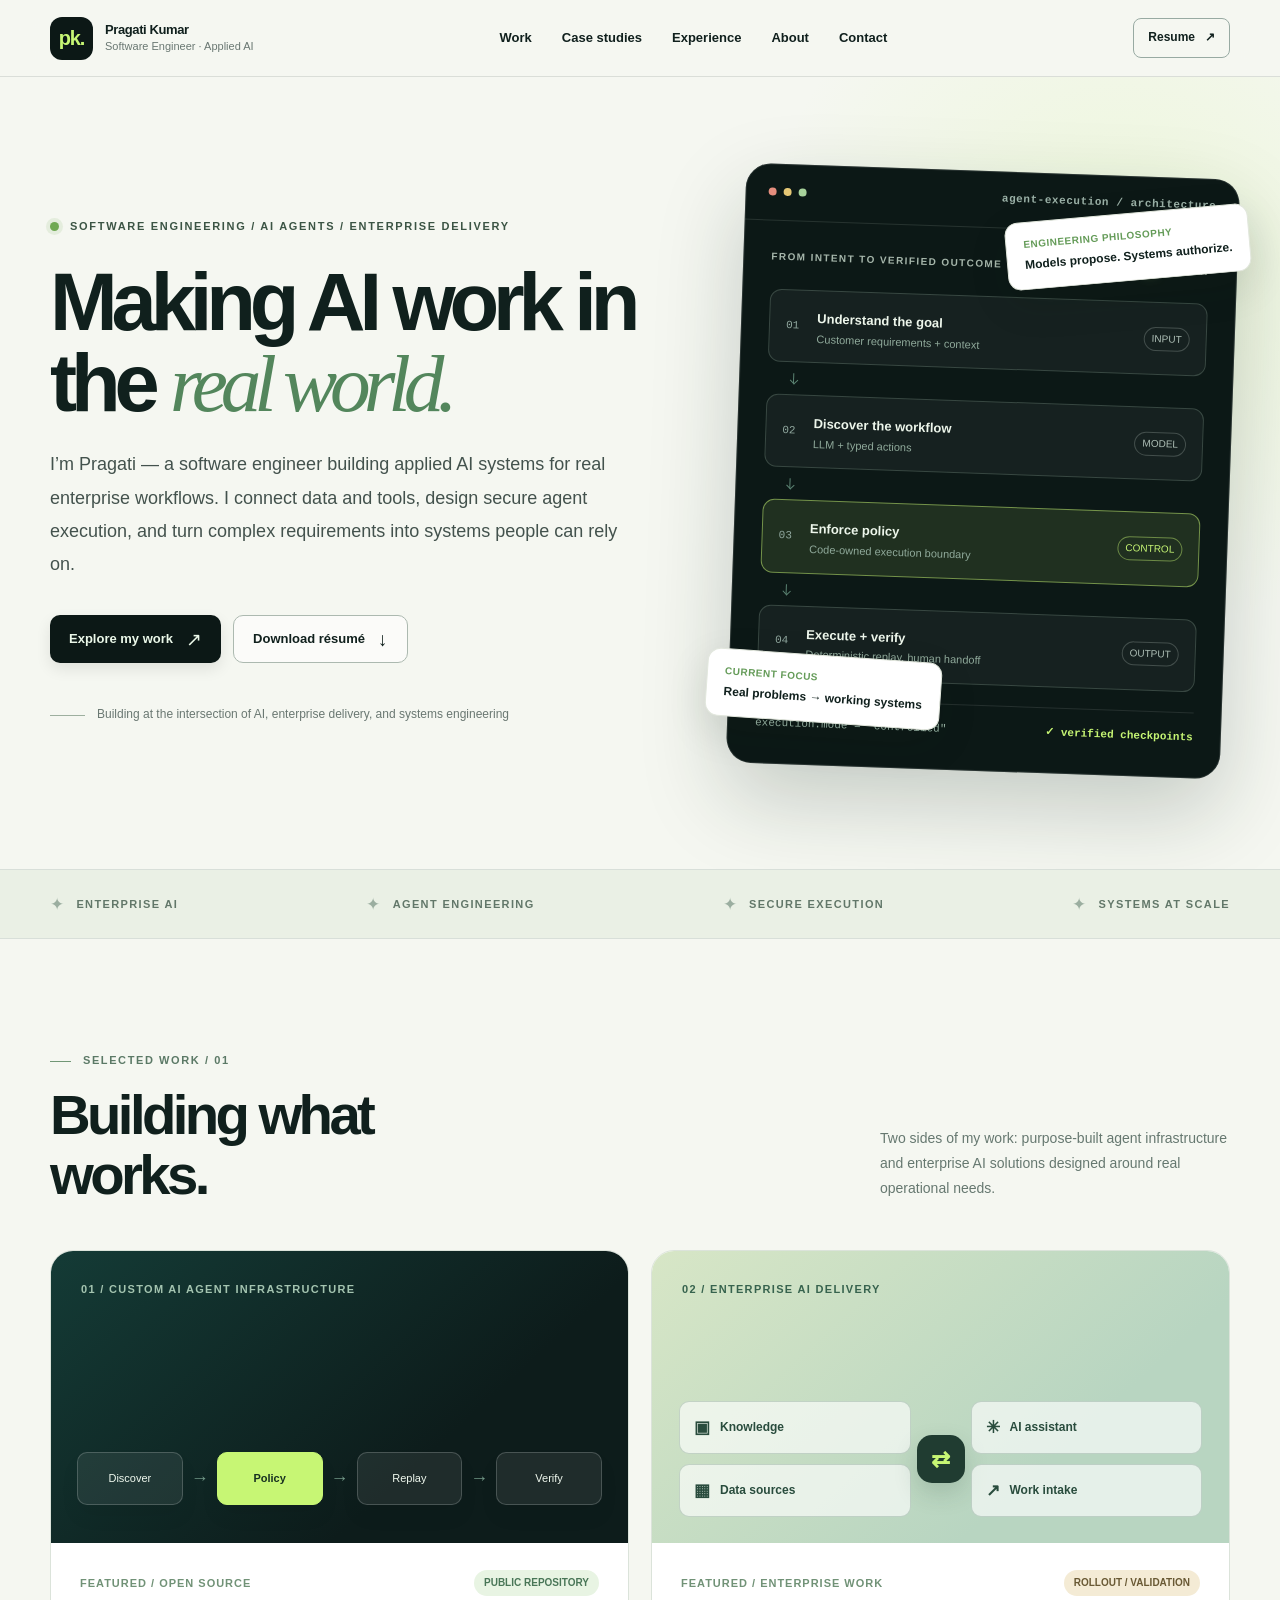
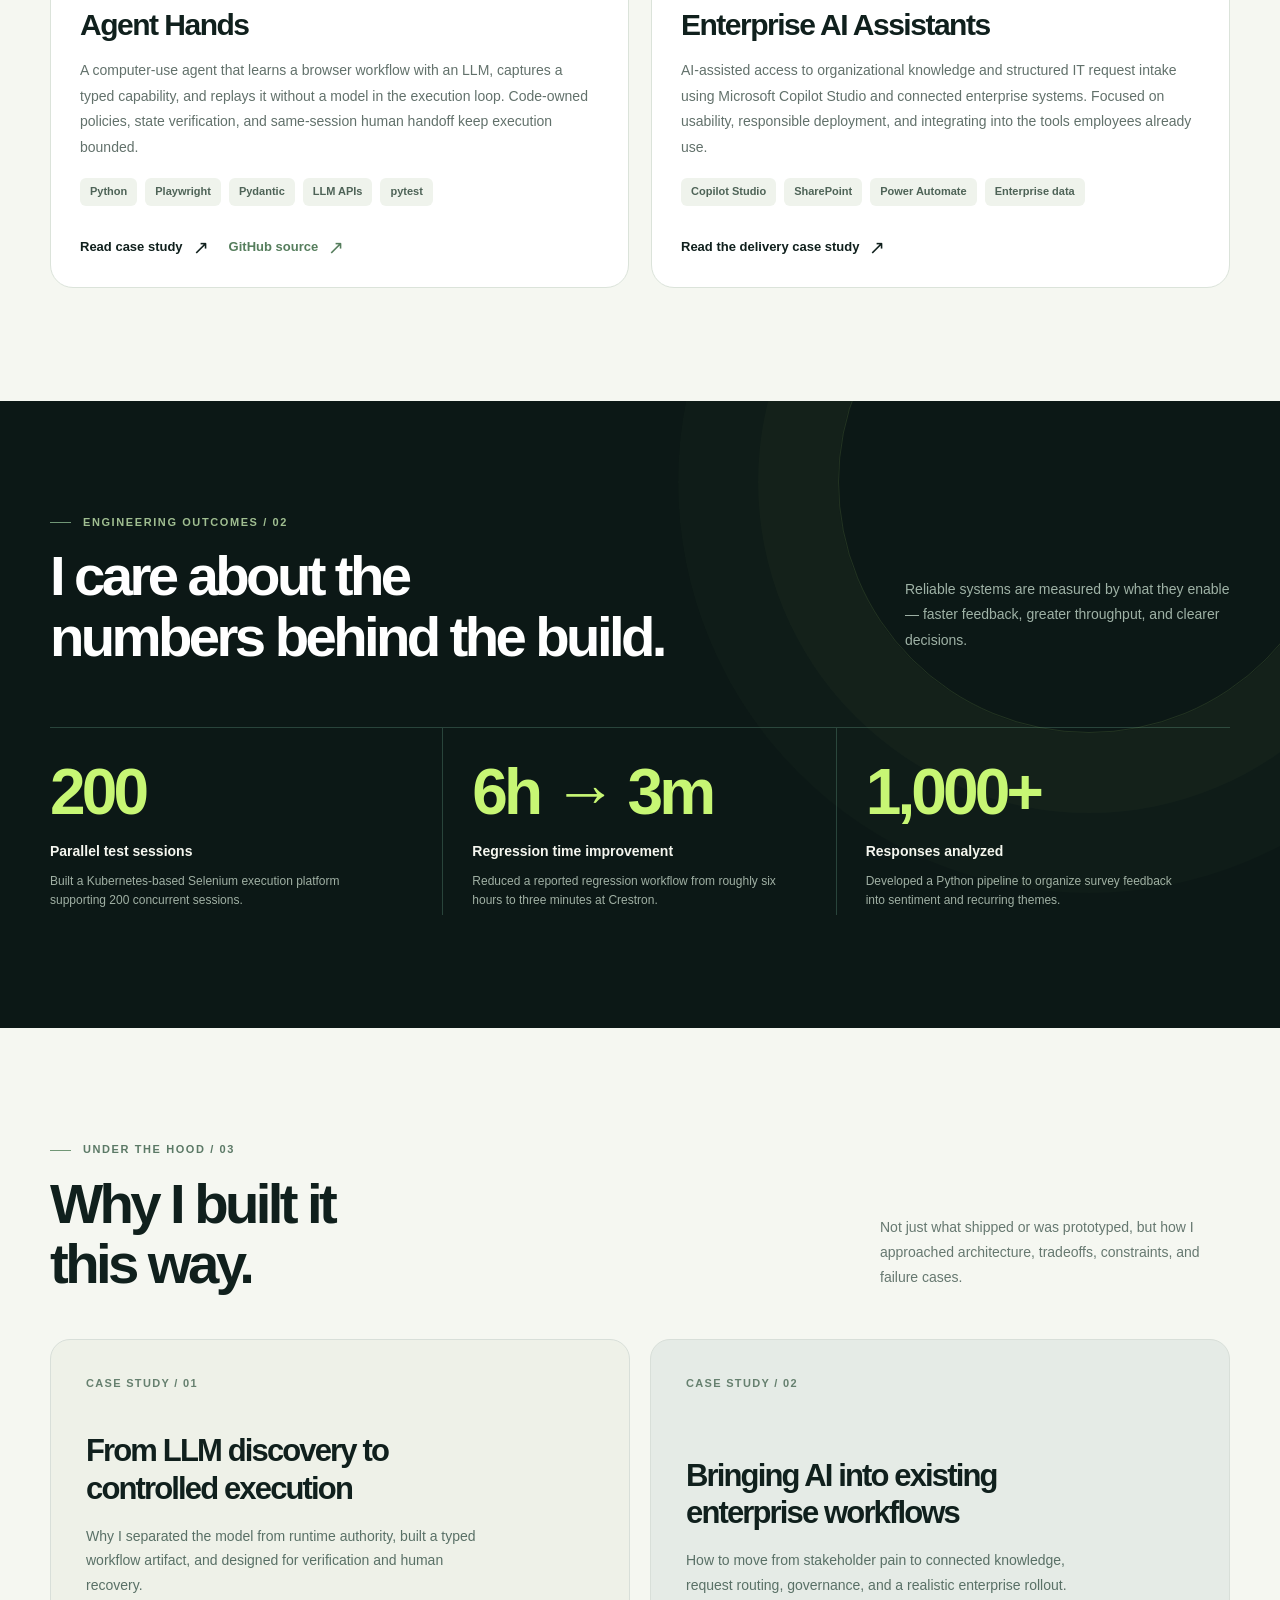
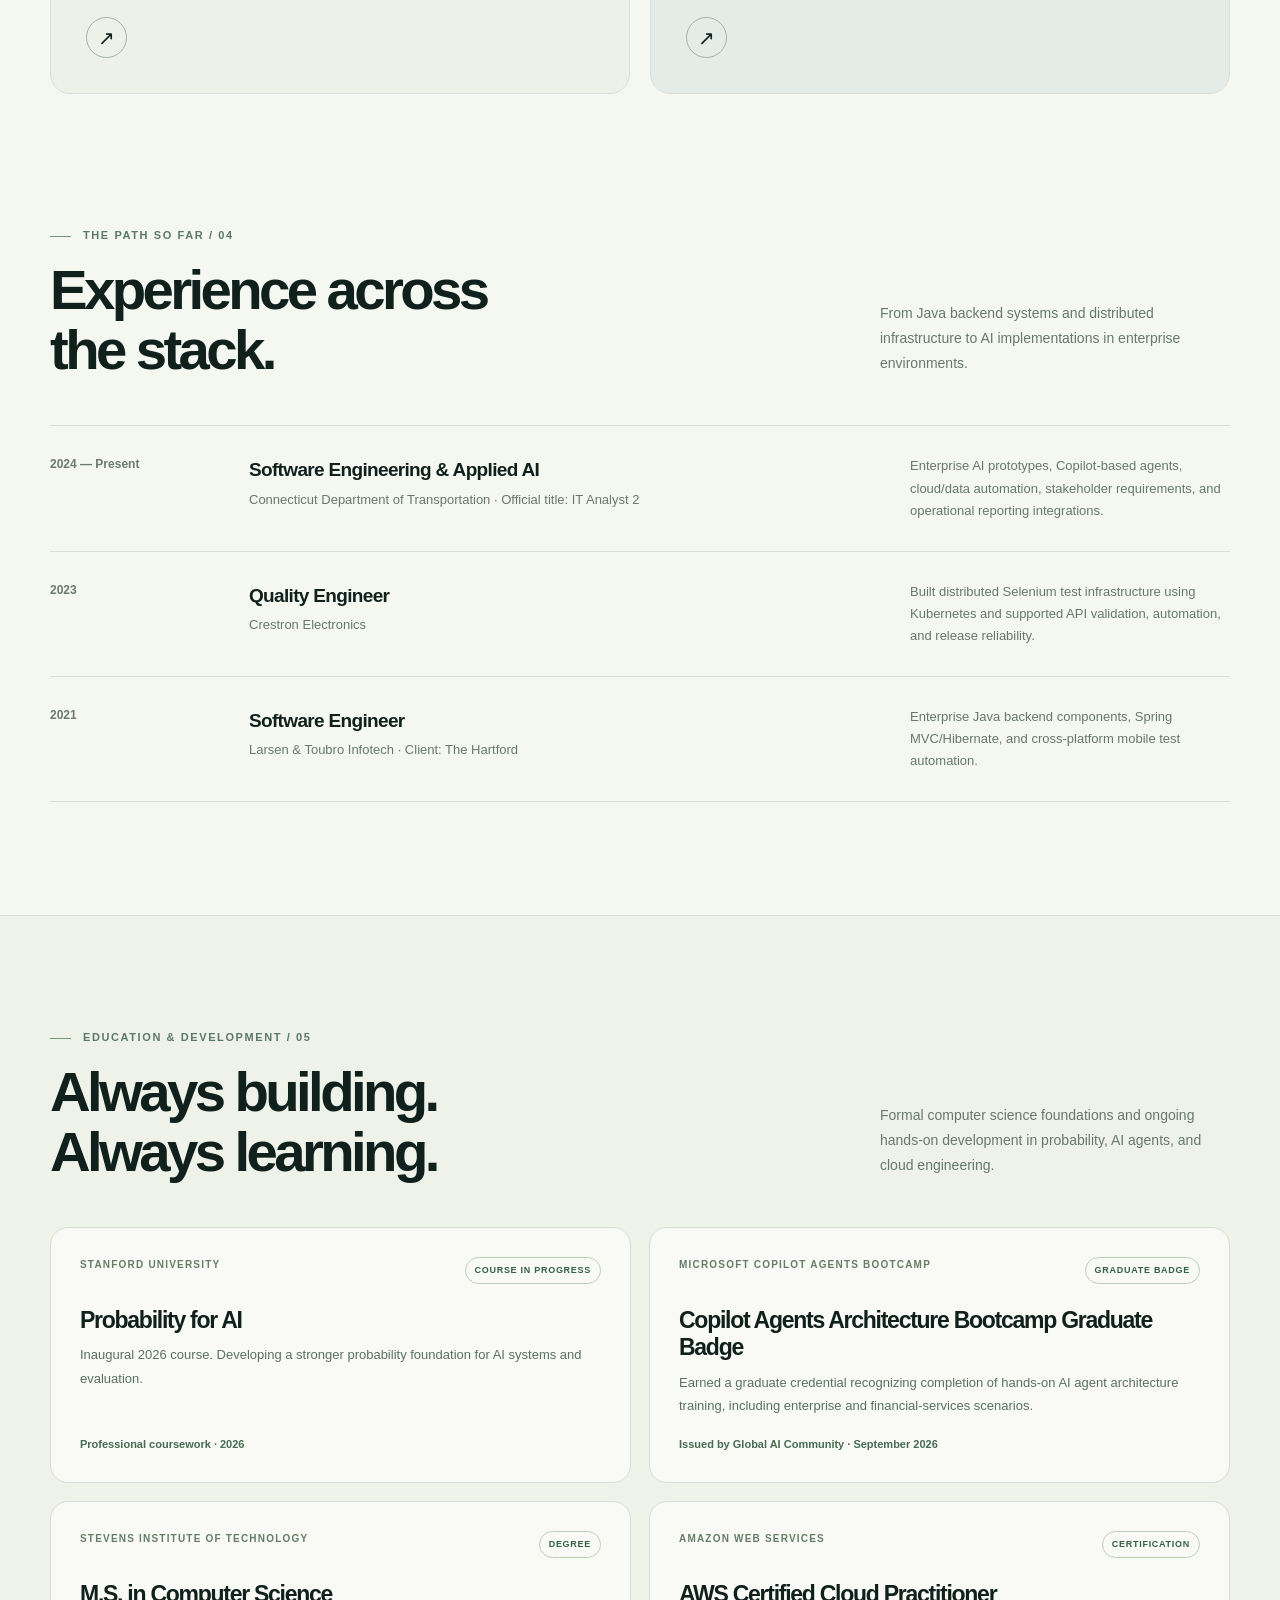
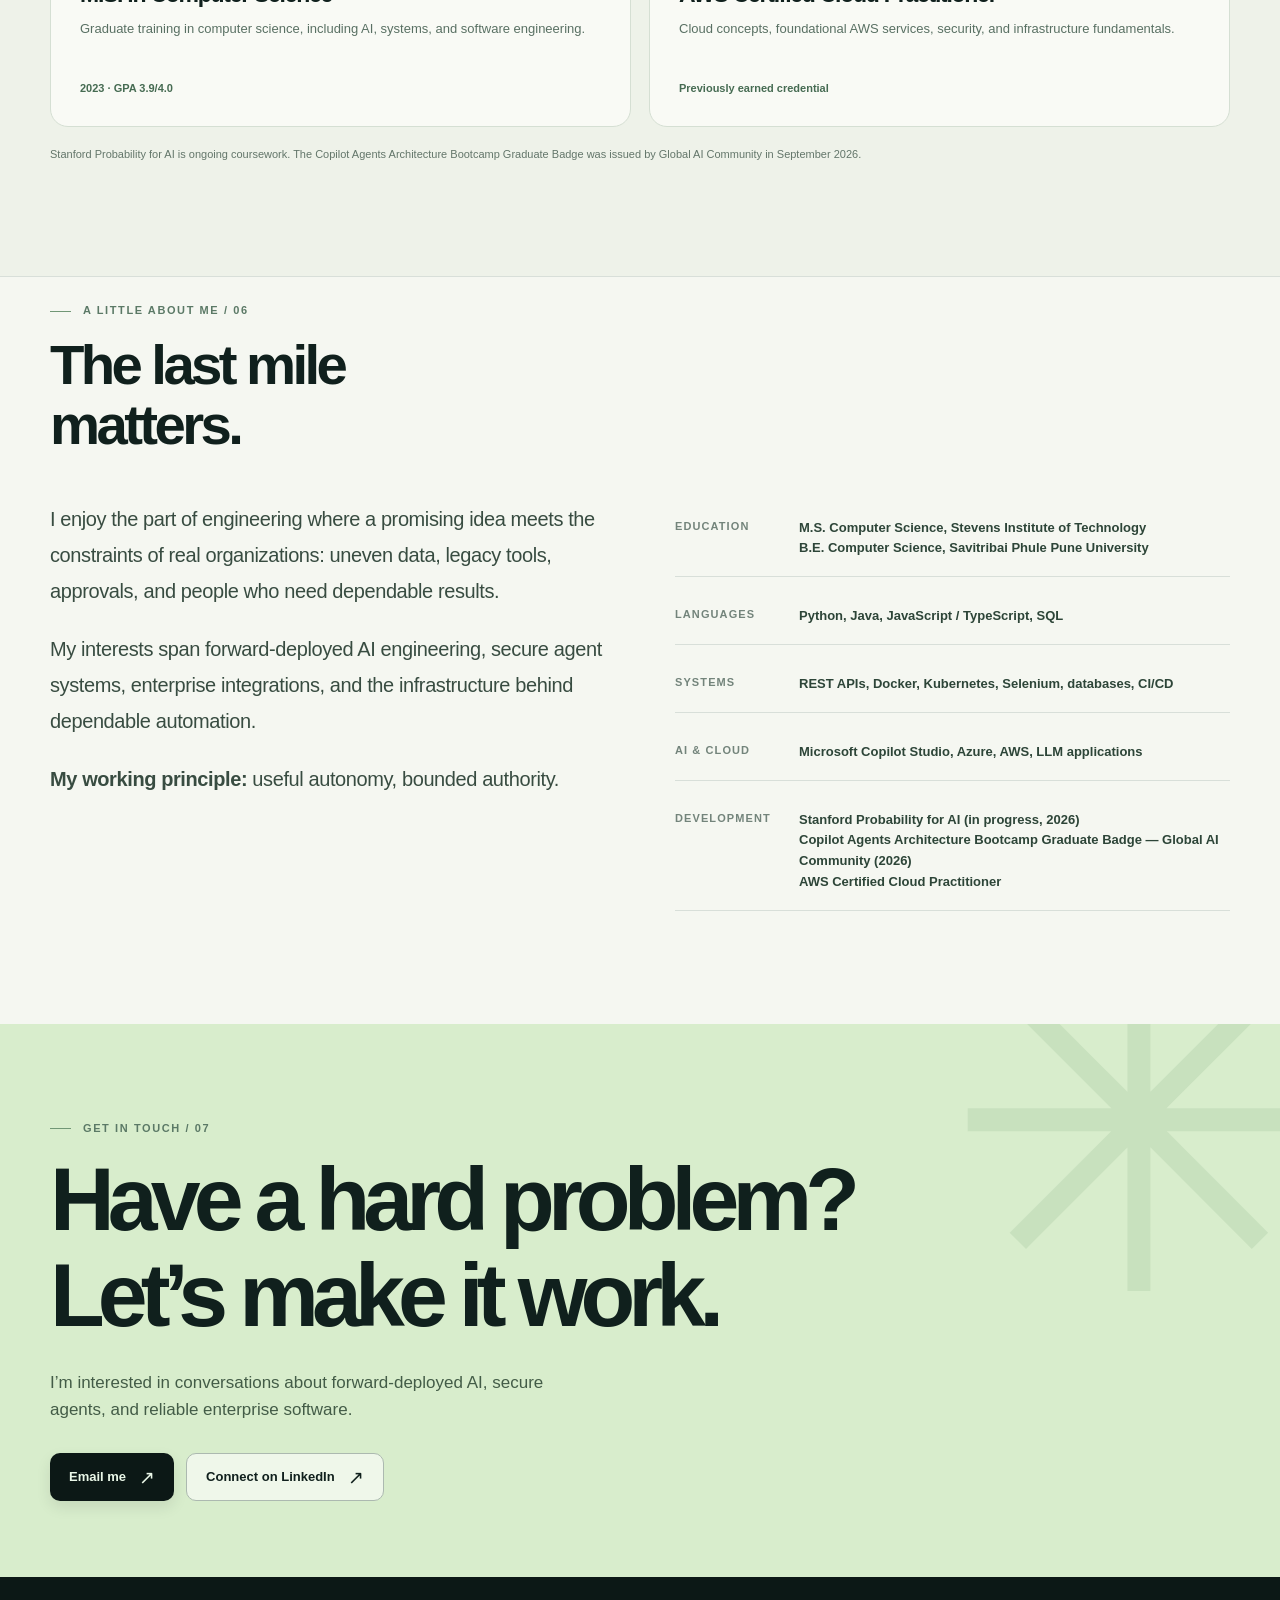
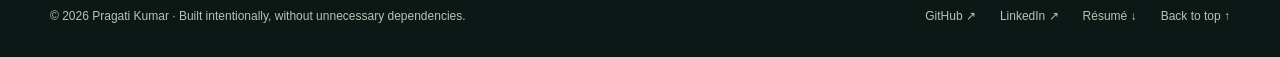
<file: index.html>
<!doctype html>
<html lang="en">
<head>
  <meta charset="utf-8">
  <meta name="viewport" content="width=device-width,initial-scale=1">
  <meta name="theme-color" content="#f5f7f1">
  <meta name="description" content="Pragati Kumar is a software engineer building applied AI systems, secure agent workflows, and enterprise integrations. Explore selected projects and engineering case studies.">
  <link rel="canonical" href="https://pragati1698.github.io/">
  <meta property="og:type" content="website">
  <meta property="og:url" content="https://pragati1698.github.io/">
  <meta property="og:site_name" content="Pragati Kumar — Engineering Portfolio">
  <meta property="og:title" content="Pragati Kumar | AI Agents & Enterprise Engineering">
  <meta property="og:description" content="Making AI work in the real world. Enterprise AI integrations, secure agent execution, and reliable systems.">
  <meta property="og:image" content="https://pragati1698.github.io/assets/social-preview.png?v=20261013">
  <meta property="og:image:secure_url" content="https://pragati1698.github.io/assets/social-preview.png?v=20261013">
  <meta property="og:image:type" content="image/png">
  <meta property="og:image:width" content="1200">
  <meta property="og:image:height" content="630">
  <meta property="og:image:alt" content="Pragati Kumar — Making AI work in the real world">
  <meta name="twitter:card" content="summary_large_image">
  <meta name="twitter:title" content="Pragati Kumar | AI Agents & Enterprise Engineering">
  <meta name="twitter:description" content="Enterprise AI, secure agents, and reliable execution — from requirements to real systems.">
  <meta name="twitter:image" content="https://pragati1698.github.io/assets/social-preview.png?v=20261013">
  <title>Pragati Kumar — Software Engineer · Applied AI · Agent Systems</title>
  <link rel="icon" type="image/svg+xml" href="assets/favicon.svg">
  <link rel="stylesheet" href="assets/styles.css">
  <script src="assets/site.js" defer></script>
</head>
<body>
<a class="skip-link" href="#main">Skip to content</a>
<div class="top-rule" data-progress aria-hidden="true"></div>
<header class="site-header">
  <nav class="nav container" aria-label="Main navigation">
    <a class="brand" href="./" aria-label="Pragati Kumar homepage"><span class="brand-mark">pk.</span><span><span class="brand-name">Pragati Kumar</span><span class="brand-role">Software Engineer · Applied AI</span></span></a>
    <div class="nav-links" data-nav-links id="main-nav"><a href="#work">Work</a><a href="#case-studies">Case studies</a><a href="#experience">Experience</a><a href="#about">About</a><a href="#contact">Contact</a></div>
    <a class="nav-cta" href="assets/Pragati_Kumar_Resume.pdf" download>Resume <span aria-hidden="true">↗</span></a>
    <button class="mobile-menu-toggle" data-menu-toggle aria-label="Open navigation" aria-controls="main-nav" aria-expanded="false"><span class="burger" aria-hidden="true"></span></button>
  </nav>
</header>
<main id="main">
  <section class="hero" id="top" aria-labelledby="hero-title">
    <div class="container hero-grid">
      <div class="hero-copy reveal">
        <div class="eyebrow"><span class="dot"></span> Software engineering / AI agents / enterprise delivery</div>
        <h1 id="hero-title">Making AI work in the <span class="serif">real world.</span></h1>
        <p class="hero-description">I’m Pragati — a software engineer building applied AI systems for real enterprise workflows. I connect data and tools, design secure agent execution, and turn complex requirements into systems people can rely on.</p>
        <div class="btn-row">
          <a class="btn primary" href="#work">Explore my work <span class="arrow" aria-hidden="true">↗</span></a>
          <a class="btn secondary" href="assets/Pragati_Kumar_Resume.pdf" download>Download résumé <span class="arrow" aria-hidden="true">↓</span></a>
        </div>
        <div class="hero-footnote"><span class="line" aria-hidden="true"></span> Building at the intersection of AI, enterprise delivery, and systems engineering</div>
      </div>
      <div class="hero-visual reveal" aria-label="Conceptual visualization of AI workflow discovery, authorization, execution and verification">
        <div class="floating-label one"><span>Engineering philosophy</span> Models propose. Systems authorize.</div>
        <div class="stack-window">
          <div class="window-top"><div class="window-dots" aria-hidden="true"><span></span><span></span><span></span></div><span class="window-title mono">agent-execution / architecture</span></div>
          <div class="window-body">
            <div class="window-kicker"><span>From intent to verified outcome</span><span><span class="live-dot"></span> DESIGN</span></div>
            <div class="diagram-chain">
              <div class="node"><div class="node-head"><span class="node-num mono">01</span><div><strong>Understand the goal</strong><small>Customer requirements + context</small></div></div><span class="node-pill muted">INPUT</span></div>
              <div class="chain-stem" aria-hidden="true"></div>
              <div class="node"><div class="node-head"><span class="node-num mono">02</span><div><strong>Discover the workflow</strong><small>LLM + typed actions</small></div></div><span class="node-pill muted">MODEL</span></div>
              <div class="chain-stem" aria-hidden="true"></div>
              <div class="node node-highlight"><div class="node-head"><span class="node-num mono">03</span><div><strong>Enforce policy</strong><small>Code-owned execution boundary</small></div></div><span class="node-pill">CONTROL</span></div>
              <div class="chain-stem" aria-hidden="true"></div>
              <div class="node"><div class="node-head"><span class="node-num mono">04</span><div><strong>Execute + verify</strong><small>Deterministic replay, human handoff</small></div></div><span class="node-pill muted">OUTPUT</span></div>
            </div>
            <div class="terminal-line mono"><span>execution.mode = "controlled"</span><strong>✓ verified checkpoints</strong></div>
          </div>
        </div>
        <div class="floating-label two"><span>Current focus</span> Real problems → working systems</div>
      </div>
    </div>
  </section>
  <div class="ticker" aria-label="Areas of focus"><div class="container ticker-inner"><span><b>✦</b> Enterprise AI</span><span><b>✦</b> Agent engineering</span><span><b>✦</b> Secure execution</span><span><b>✦</b> Systems at scale</span></div></div>

  <section class="section" id="work" aria-labelledby="work-title">
    <div class="container">
      <div class="section-heading reveal"><div><div class="section-kicker">Selected work / 01</div><h2 id="work-title">Building what<br>works.</h2></div><p>Two sides of my work: purpose-built agent infrastructure and enterprise AI solutions designed around real operational needs.</p></div>
      <div class="projects">
        <article class="project-card reveal">
          <div class="project-art agents" role="img" aria-label="Visual sequence of model discovery, external policy control and deterministic replay">
            <div class="art-label">01 / Custom AI agent infrastructure</div>
            <div class="mini-workflow" aria-hidden="true"><div class="mini-step">Discover</div><span class="mini-arrow">→</span><div class="mini-step current">Policy</div><span class="mini-arrow">→</span><div class="mini-step">Replay</div><span class="mini-arrow">→</span><div class="mini-step">Verify</div></div>
          </div>
          <div class="project-content"><div class="project-meta"><span class="project-index">Featured / Open source</span><span class="project-state">PUBLIC REPOSITORY</span></div><h3>Agent Hands</h3><p>A computer-use agent that learns a browser workflow with an LLM, captures a typed capability, and replays it without a model in the execution loop. Code-owned policies, state verification, and same-session human handoff keep execution bounded.</p><div class="tag-list"><span class="tag">Python</span><span class="tag">Playwright</span><span class="tag">Pydantic</span><span class="tag">LLM APIs</span><span class="tag">pytest</span></div><div class="project-links"><a class="card-link" href="case-studies/agent-hands.html">Read case study <span class="arrow" aria-hidden="true">↗</span></a><a class="card-link secondary-link" href="https://github.com/pragati1698/agent-hands" target="_blank" rel="noopener noreferrer">GitHub source <span class="arrow" aria-hidden="true">↗</span></a></div></div>
        </article>
        <article class="project-card reveal">
          <div class="project-art enterprise" role="img" aria-label="Conceptual illustration of an enterprise AI assistant connecting knowledge, data and request routing">
            <div class="art-label">02 / Enterprise AI delivery</div>
            <div class="enterprise-art" aria-hidden="true"><div class="enterprise-col"><div class="enterprise-item"><span>▣</span> Knowledge</div><div class="enterprise-item"><span>▦</span> Data sources</div></div><div class="enterprise-center">⇄</div><div class="enterprise-col"><div class="enterprise-item"><span>✳</span> AI assistant</div><div class="enterprise-item"><span>↗</span> Work intake</div></div></div>
          </div>
          <div class="project-content"><div class="project-meta"><span class="project-index">Featured / Enterprise work</span><span class="project-state prototype">ROLLOUT / VALIDATION</span></div><h3>Enterprise AI Assistants</h3><p>AI-assisted access to organizational knowledge and structured IT request intake using Microsoft Copilot Studio and connected enterprise systems. Focused on usability, responsible deployment, and integrating into the tools employees already use.</p><div class="tag-list"><span class="tag">Copilot Studio</span><span class="tag">SharePoint</span><span class="tag">Power Automate</span><span class="tag">Enterprise data</span></div><a class="card-link" href="case-studies/enterprise-ai.html">Read the delivery case study <span class="arrow" aria-hidden="true">↗</span></a></div>
        </article>
      </div>
    </div>
  </section>

  <section class="section impact-section" aria-labelledby="impact-title">
    <div class="container">
      <div class="impact-top reveal"><div><div class="section-kicker" style="color:#a0be91">Engineering outcomes / 02</div><h2 id="impact-title">I care about the<br>numbers behind the build.</h2></div><p>Reliable systems are measured by what they enable — faster feedback, greater throughput, and clearer decisions.</p></div>
      <div class="impact-grid reveal">
        <div class="impact-stat"><strong>200</strong><b>Parallel test sessions</b><span>Built a Kubernetes-based Selenium execution platform supporting 200 concurrent sessions.</span></div>
        <div class="impact-stat"><strong>6h → 3m</strong><b>Regression time improvement</b><span>Reduced a reported regression workflow from roughly six hours to three minutes at Crestron.</span></div>
        <div class="impact-stat"><strong>1,000+</strong><b>Responses analyzed</b><span>Developed a Python pipeline to organize survey feedback into sentiment and recurring themes.</span></div>
      </div>
    </div>
  </section>

  <section class="section" id="case-studies" aria-labelledby="cases-title">
    <div class="container"><div class="section-heading reveal"><div><div class="section-kicker">Under the hood / 03</div><h2 id="cases-title">Why I built it<br>this way.</h2></div><p>Not just what shipped or was prototyped, but how I approached architecture, tradeoffs, constraints, and failure cases.</p></div>
      <div class="cases-grid">
        <a class="case-card reveal" href="case-studies/agent-hands.html"><div class="case-number">CASE STUDY / 01</div><div><h3>From LLM discovery to controlled execution</h3><p>Why I separated the model from runtime authority, built a typed workflow artifact, and designed for verification and human recovery.</p><div class="case-icon" aria-label="Read case study">↗</div></div></a>
        <a class="case-card reveal" href="case-studies/enterprise-ai.html"><div class="case-number">CASE STUDY / 02</div><div><h3>Bringing AI into existing enterprise workflows</h3><p>How to move from stakeholder pain to connected knowledge, request routing, governance, and a realistic enterprise rollout.</p><div class="case-icon" aria-label="Read case study">↗</div></div></a>
      </div>
    </div>
  </section>

  <section class="section" id="experience" aria-labelledby="experience-title" style="padding-top:20px">
    <div class="container"><div class="section-heading reveal"><div><div class="section-kicker">The path so far / 04</div><h2 id="experience-title">Experience across<br>the stack.</h2></div><p>From Java backend systems and distributed infrastructure to AI implementations in enterprise environments.</p></div>
      <div class="experience-list">
        <div class="experience-item reveal"><span class="date">2024 — Present</span><div><h3>Software Engineering &amp; Applied AI</h3><div class="org">Connecticut Department of Transportation · Official title: IT Analyst 2</div></div><p>Enterprise AI prototypes, Copilot-based agents, cloud/data automation, stakeholder requirements, and operational reporting integrations.</p></div>
        <div class="experience-item reveal"><span class="date">2023</span><div><h3>Quality Engineer</h3><div class="org">Crestron Electronics</div></div><p>Built distributed Selenium test infrastructure using Kubernetes and supported API validation, automation, and release reliability.</p></div>
        <div class="experience-item reveal"><span class="date">2021</span><div><h3>Software Engineer</h3><div class="org">Larsen &amp; Toubro Infotech · Client: The Hartford</div></div><p>Enterprise Java backend components, Spring MVC/Hibernate, and cross-platform mobile test automation.</p></div>
      </div>
    </div>
  </section>

  <section class="section learning-section" id="education" aria-labelledby="education-title">
    <div class="container">
      <div class="section-heading reveal"><div><div class="section-kicker">Education &amp; development / 05</div><h2 id="education-title">Always building.<br>Always learning.</h2></div><p>Formal computer science foundations and ongoing hands-on development in probability, AI agents, and cloud engineering.</p></div>
      <div class="learning-grid">
        <article class="learning-card reveal"><div class="learning-top"><span>STANFORD UNIVERSITY</span><span class="learning-status">COURSE IN PROGRESS</span></div><h3>Probability for AI</h3><p>Inaugural 2026 course. Developing a stronger probability foundation for AI systems and evaluation.</p><div class="learning-meta">Professional coursework · 2026</div></article>
        <article class="learning-card reveal"><div class="learning-top"><span>MICROSOFT COPILOT AGENTS BOOTCAMP</span><span class="learning-status">GRADUATE BADGE</span></div><h3>Copilot Agents Architecture Bootcamp Graduate Badge</h3><p>Earned a graduate credential recognizing completion of hands-on AI agent architecture training, including enterprise and financial-services scenarios.</p><div class="learning-meta">Issued by Global AI Community · September 2026</div></article>
        <article class="learning-card reveal"><div class="learning-top"><span>STEVENS INSTITUTE OF TECHNOLOGY</span><span class="learning-status">DEGREE</span></div><h3>M.S. in Computer Science</h3><p>Graduate training in computer science, including AI, systems, and software engineering.</p><div class="learning-meta">2023 · GPA 3.9/4.0</div></article>
        <article class="learning-card reveal"><div class="learning-top"><span>AMAZON WEB SERVICES</span><span class="learning-status">CERTIFICATION</span></div><h3>AWS Certified Cloud Practitioner</h3><p>Cloud concepts, foundational AWS services, security, and infrastructure fundamentals.</p><div class="learning-meta">Previously earned credential</div></article>
      </div>
      <p class="learning-note">Stanford Probability for AI is ongoing coursework. The Copilot Agents Architecture Bootcamp Graduate Badge was issued by Global AI Community in September 2026.</p>
    </div>
  </section>

  <section class="section" id="about" aria-labelledby="about-title" style="padding-top:25px">
    <div class="container"><div class="section-heading reveal"><div><div class="section-kicker">A little about me / 06</div><h2 id="about-title">The last mile<br>matters.</h2></div></div>
      <div class="about-grid"><div class="about-copy reveal"><p>I enjoy the part of engineering where a promising idea meets the constraints of real organizations: uneven data, legacy tools, approvals, and people who need dependable results.</p><p>My interests span forward-deployed AI engineering, secure agent systems, enterprise integrations, and the infrastructure behind dependable automation.</p><p><strong>My working principle:</strong> useful autonomy, bounded authority.</p></div><div class="about-facts reveal"><div class="fact"><span>Education</span><strong>M.S. Computer Science, Stevens Institute of Technology<br>B.E. Computer Science, Savitribai Phule Pune University</strong></div><div class="fact"><span>Languages</span><strong>Python, Java, JavaScript / TypeScript, SQL</strong></div><div class="fact"><span>Systems</span><strong>REST APIs, Docker, Kubernetes, Selenium, databases, CI/CD</strong></div><div class="fact"><span>AI &amp; Cloud</span><strong>Microsoft Copilot Studio, Azure, AWS, LLM applications</strong></div><div class="fact"><span>Development</span><strong>Stanford Probability for AI (in progress, 2026)<br>Copilot Agents Architecture Bootcamp Graduate Badge — Global AI Community (2026)<br>AWS Certified Cloud Practitioner</strong></div></div></div>
    </div>
  </section>
  <section class="contact" id="contact" aria-labelledby="contact-title"><div class="container"><div class="section-kicker reveal">Get in touch / 07</div><h2 id="contact-title" class="reveal">Have a hard problem?<br>Let’s make it work.</h2><p class="reveal">I’m interested in conversations about forward-deployed AI, secure agents, and reliable enterprise software.</p><div class="contact-actions reveal"><a class="btn primary" href="mailto:pragati.kumar2019@gmail.com?subject=Hello%20from%20your%20portfolio">Email me <span class="arrow" aria-hidden="true">↗</span></a><a class="btn secondary" href="https://www.linkedin.com/in/pragatikr" target="_blank" rel="noopener noreferrer">Connect on LinkedIn <span class="arrow" aria-hidden="true">↗</span></a></div></div></section>
</main>
<footer class="footer"><div class="container footer-inner"><p>© <span data-year>2026</span> Pragati Kumar · Built intentionally, without unnecessary dependencies.</p><div class="footer-links"><a href="https://github.com/pragati1698" target="_blank" rel="noopener noreferrer">GitHub ↗</a><a href="https://www.linkedin.com/in/pragatikr" target="_blank" rel="noopener noreferrer">LinkedIn ↗</a><a href="assets/Pragati_Kumar_Resume.pdf" download>Résumé ↓</a><a href="#top">Back to top ↑</a></div></div></footer>
</body>
</html>
</file>
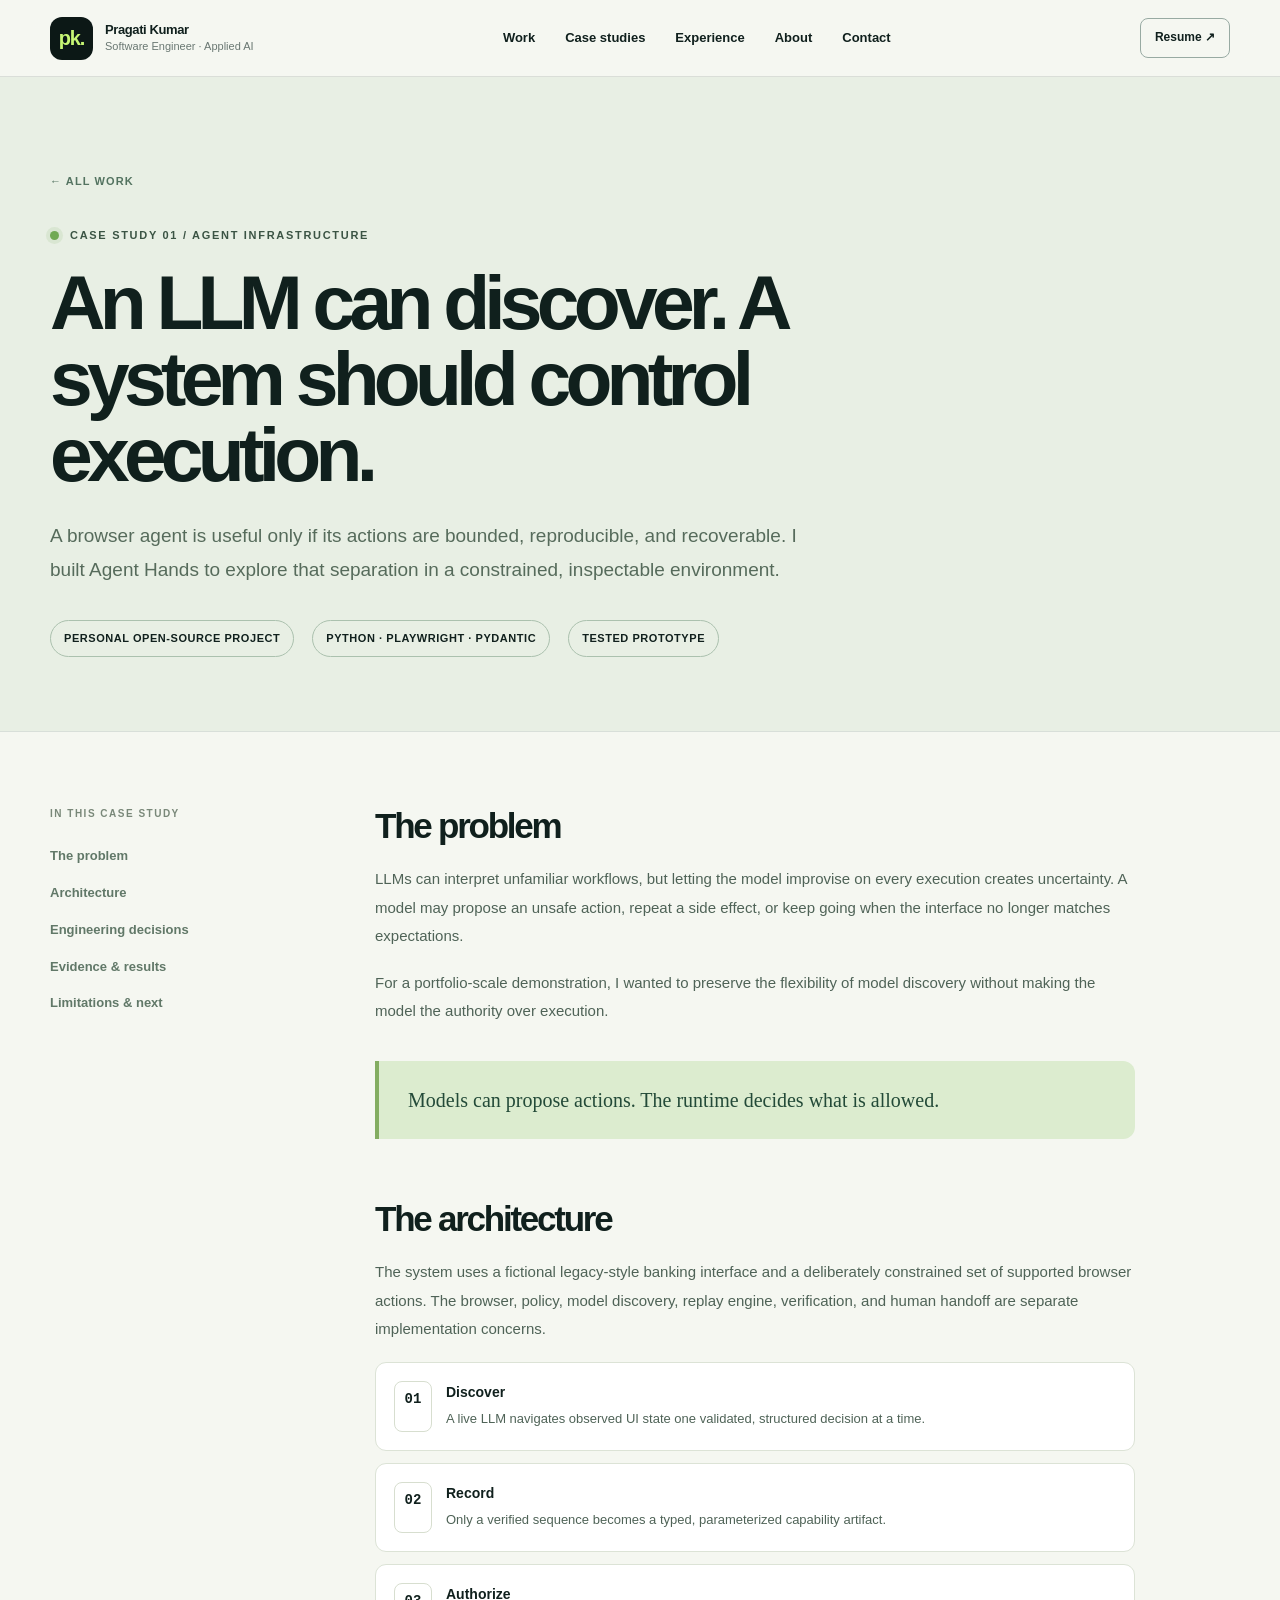
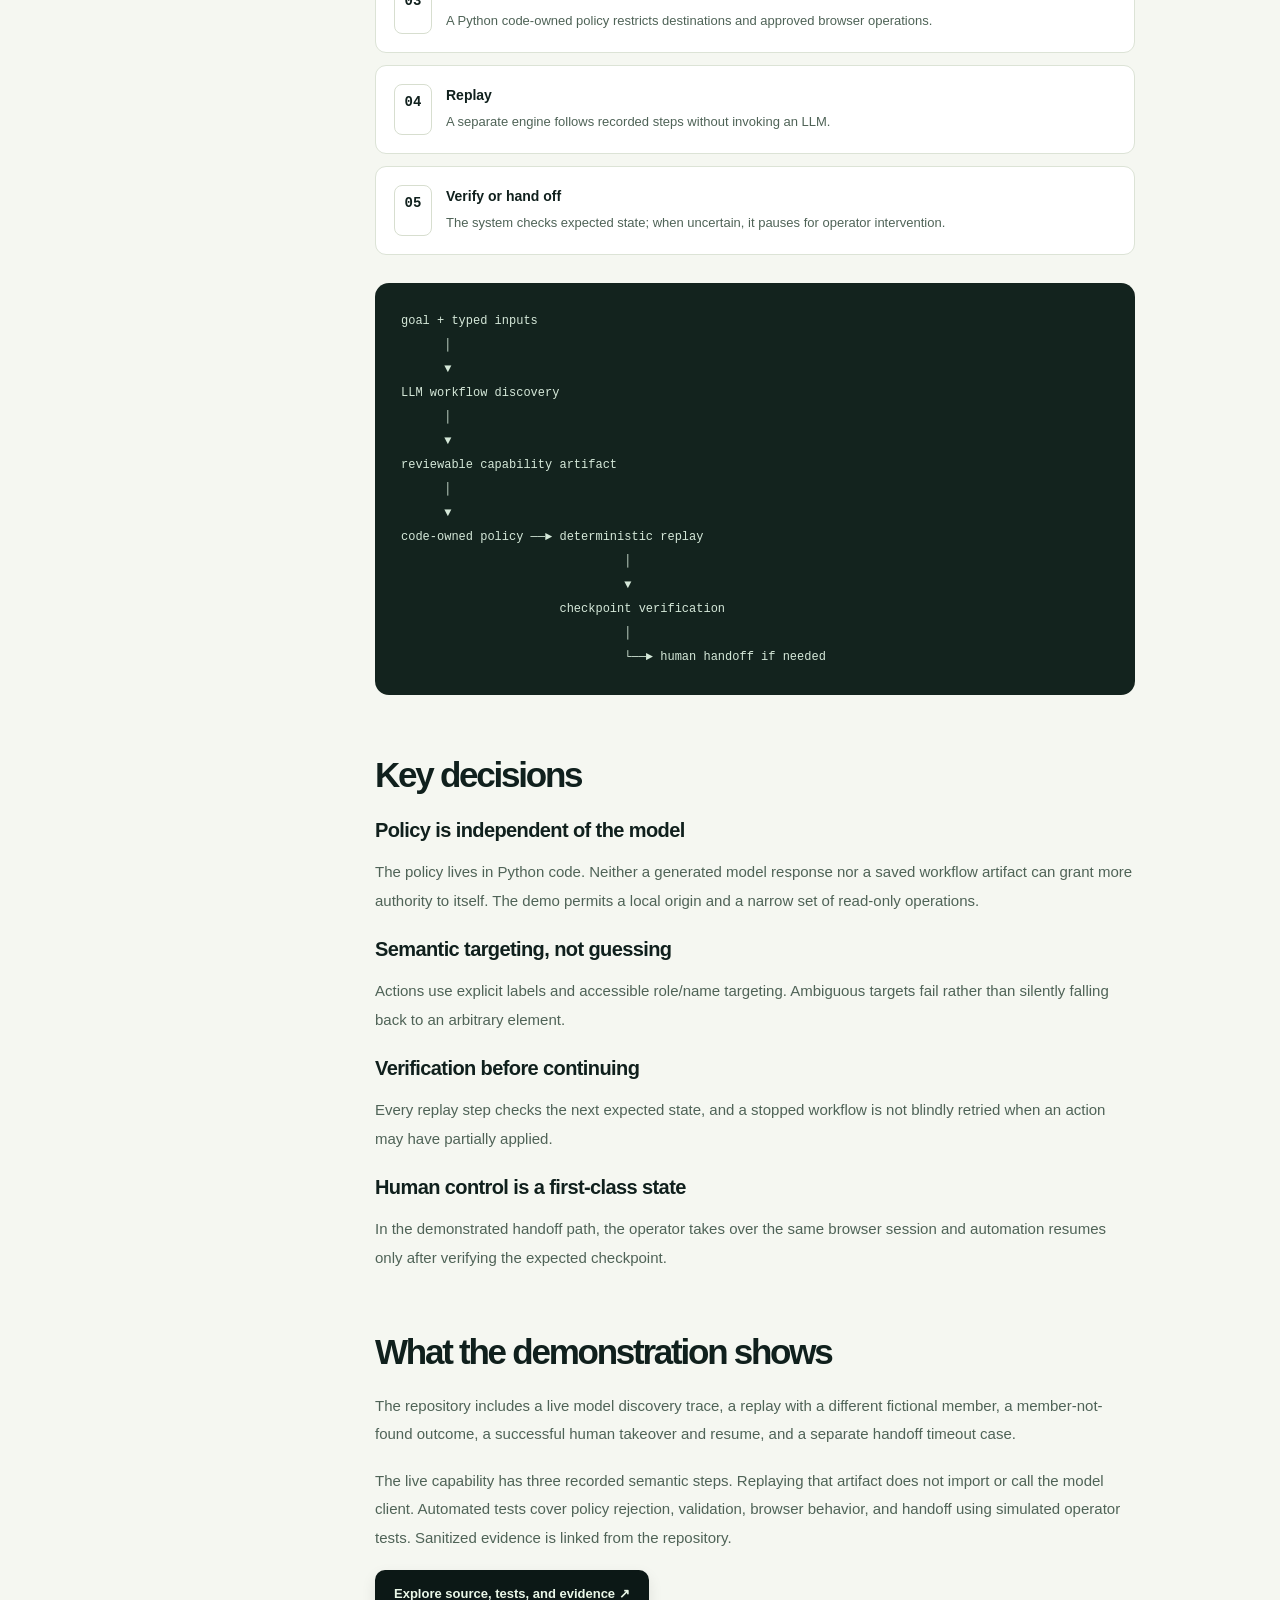
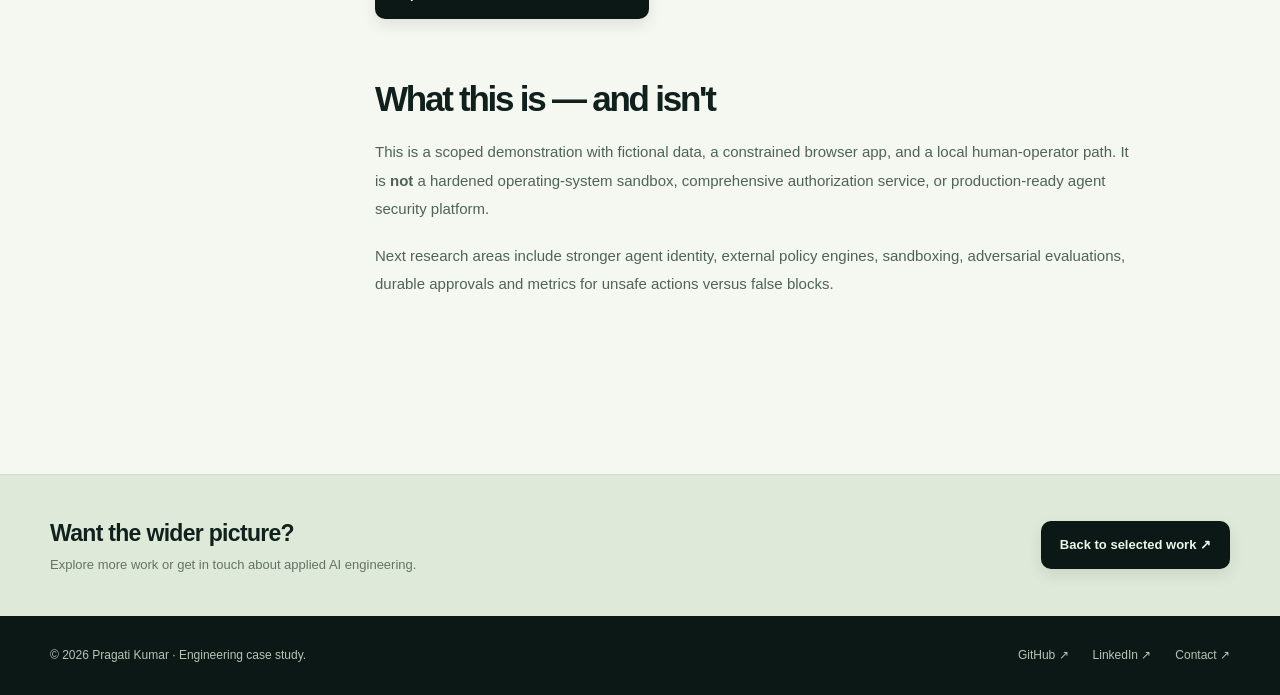
<file: case-studies/agent-hands.html>
<!doctype html><html lang="en"><head><meta charset="utf-8"><meta name="viewport" content="width=device-width,initial-scale=1"><meta name="theme-color" content="#f5f7f1"><meta name="description" content="An engineering case study of Agent Hands: model-driven discovery, typed workflows, code-owned policies, deterministic replay, and verified human handoff."><title>An LLM can discover. A system should control execution. — Pragati Kumar</title><link rel="icon" type="image/svg+xml" href="../assets/favicon.svg"><link rel="stylesheet" href="../assets/styles.css"><script defer src="../assets/site.js"></script></head><body>
<a class="skip-link" href="#main">Skip to content</a><div class="top-rule" data-progress aria-hidden="true"></div>
<header class="site-header"><nav class="nav container" aria-label="Main navigation"><a class="brand" href="../index.html" aria-label="Pragati Kumar homepage"><span class="brand-mark">pk.</span><span><span class="brand-name">Pragati Kumar</span><span class="brand-role">Software Engineer · Applied AI</span></span></a><div class="nav-links" data-nav-links id="main-nav"><a href="../index.html#work">Work</a><a href="../index.html#case-studies">Case studies</a><a href="../index.html#experience">Experience</a><a href="../index.html#about">About</a><a href="../index.html#contact">Contact</a></div><a class="nav-cta" href="../assets/Pragati_Kumar_Resume.pdf" download>Resume ↗</a><button class="mobile-menu-toggle" data-menu-toggle aria-label="Open navigation" aria-controls="main-nav" aria-expanded="false"><span class="burger" aria-hidden="true"></span></button></nav></header>
<main id="main"><section class="article-hero"><div class="container"><a class="back-link" href="../index.html#case-studies">← All work</a><div class="eyebrow"><span class="dot"></span>Case study 01 / Agent infrastructure</div><h1>An LLM can discover. A system should control execution.</h1><p>A browser agent is useful only if its actions are bounded, reproducible, and recoverable. I built Agent Hands to explore that separation in a constrained, inspectable environment.</p><div class="article-meta"><span>Personal open-source project</span><span>Python · Playwright · Pydantic</span><span>Tested prototype</span></div></div></section><div class="container article-layout"><aside class="article-aside" aria-label="On this page"><div class="aside-label">In this case study</div><a href="#challenge">The problem</a><a href="#approach">Architecture</a><a href="#decisions">Engineering decisions</a><a href="#results">Evidence &amp; results</a><a href="#limits">Limitations &amp; next</a></aside><article class="article-body"><section id="challenge"><h2>The problem</h2><p>LLMs can interpret unfamiliar workflows, but letting the model improvise on every execution creates uncertainty. A model may propose an unsafe action, repeat a side effect, or keep going when the interface no longer matches expectations.</p><p>For a portfolio-scale demonstration, I wanted to preserve the flexibility of model discovery without making the model the authority over execution.</p><div class="article-callout">Models can propose actions. The runtime decides what is allowed.</div></section><section id="approach"><h2>The architecture</h2><p>The system uses a fictional legacy-style banking interface and a deliberately constrained set of supported browser actions. The browser, policy, model discovery, replay engine, verification, and human handoff are separate implementation concerns.</p><div class="process-steps"><div class="process-step"><span class="badge-num">01</span><div><strong>Discover</strong><p>A live LLM navigates observed UI state one validated, structured decision at a time.</p></div></div><div class="process-step"><span class="badge-num">02</span><div><strong>Record</strong><p>Only a verified sequence becomes a typed, parameterized capability artifact.</p></div></div><div class="process-step"><span class="badge-num">03</span><div><strong>Authorize</strong><p>A Python code-owned policy restricts destinations and approved browser operations.</p></div></div><div class="process-step"><span class="badge-num">04</span><div><strong>Replay</strong><p>A separate engine follows recorded steps without invoking an LLM.</p></div></div><div class="process-step"><span class="badge-num">05</span><div><strong>Verify or hand off</strong><p>The system checks expected state; when uncertain, it pauses for operator intervention.</p></div></div></div><div class="code-panel"><pre>goal + typed inputs
      │
      ▼
LLM workflow discovery
      │
      ▼
reviewable capability artifact
      │
      ▼
code-owned policy ──► deterministic replay
                               │
                               ▼
                      checkpoint verification
                               │
                               └──► human handoff if needed</pre></div></section><section id="decisions"><h2>Key decisions</h2><h3>Policy is independent of the model</h3><p>The policy lives in Python code. Neither a generated model response nor a saved workflow artifact can grant more authority to itself. The demo permits a local origin and a narrow set of read-only operations.</p><h3>Semantic targeting, not guessing</h3><p>Actions use explicit labels and accessible role/name targeting. Ambiguous targets fail rather than silently falling back to an arbitrary element.</p><h3>Verification before continuing</h3><p>Every replay step checks the next expected state, and a stopped workflow is not blindly retried when an action may have partially applied.</p><h3>Human control is a first-class state</h3><p>In the demonstrated handoff path, the operator takes over the same browser session and automation resumes only after verifying the expected checkpoint.</p></section><section id="results"><h2>What the demonstration shows</h2><p>The repository includes a live model discovery trace, a replay with a different fictional member, a member-not-found outcome, a successful human takeover and resume, and a separate handoff timeout case.</p><p>The live capability has three recorded semantic steps. Replaying that artifact does not import or call the model client. Automated tests cover policy rejection, validation, browser behavior, and handoff using simulated operator tests. Sanitized evidence is linked from the repository.</p><p><a class="btn primary" href="https://github.com/pragati1698/agent-hands" target="_blank" rel="noopener noreferrer">Explore source, tests, and evidence ↗</a></p></section><section id="limits"><h2>What this is — and isn't</h2><p>This is a scoped demonstration with fictional data, a constrained browser app, and a local human-operator path. It is <strong>not</strong> a hardened operating-system sandbox, comprehensive authorization service, or production-ready agent security platform.</p><p>Next research areas include stronger agent identity, external policy engines, sandboxing, adversarial evaluations, durable approvals and metrics for unsafe actions versus false blocks.</p></section></article></div><div class="return-bar"><div class="container"><div><h3>Want the wider picture?</h3><p>Explore more work or get in touch about applied AI engineering.</p></div><a class="btn primary" href="../index.html#work">Back to selected work ↗</a></div></div></main>
<footer class="footer"><div class="container footer-inner"><p>© <span data-year>2026</span> Pragati Kumar · Engineering case study.</p><div class="footer-links"><a href="https://github.com/pragati1698" target="_blank" rel="noopener noreferrer">GitHub ↗</a><a href="https://www.linkedin.com/in/pragatikr" target="_blank" rel="noopener noreferrer">LinkedIn ↗</a><a href="../index.html#contact">Contact ↗</a></div></div></footer></body></html>
</file>
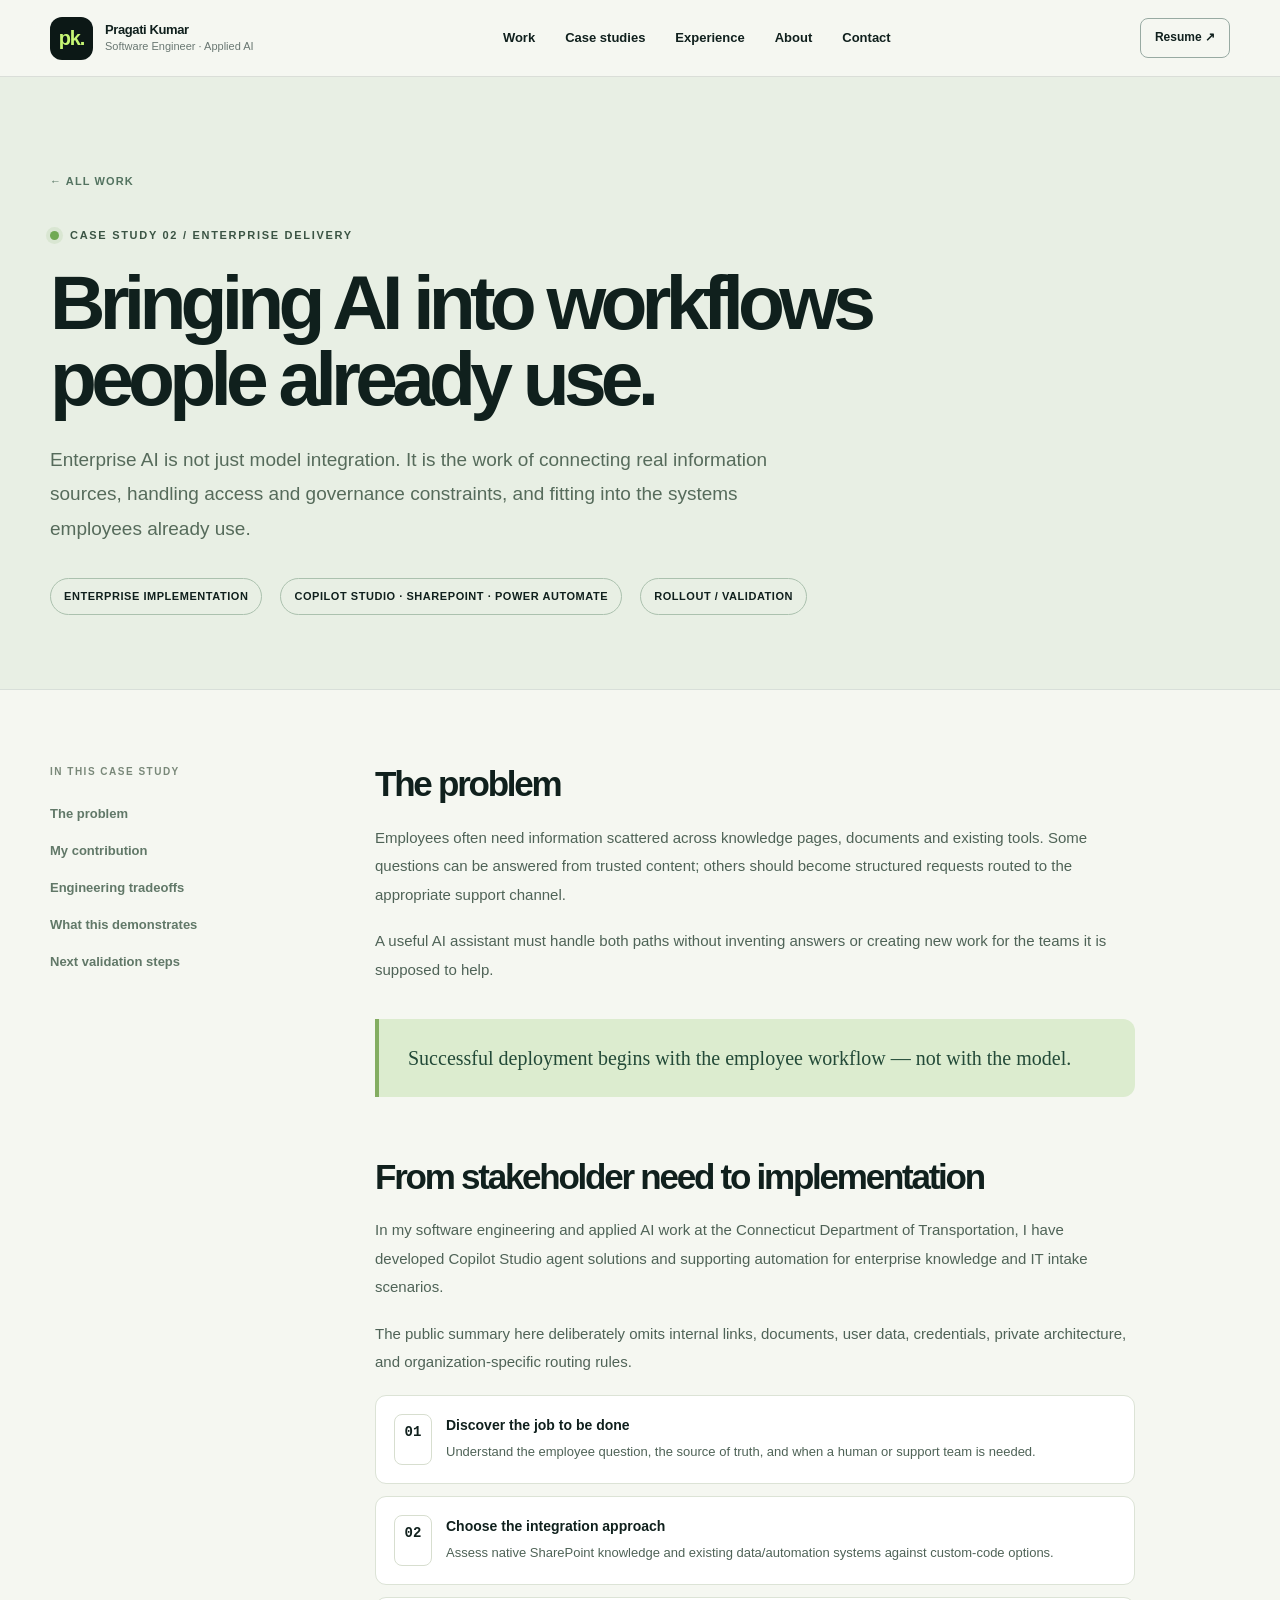
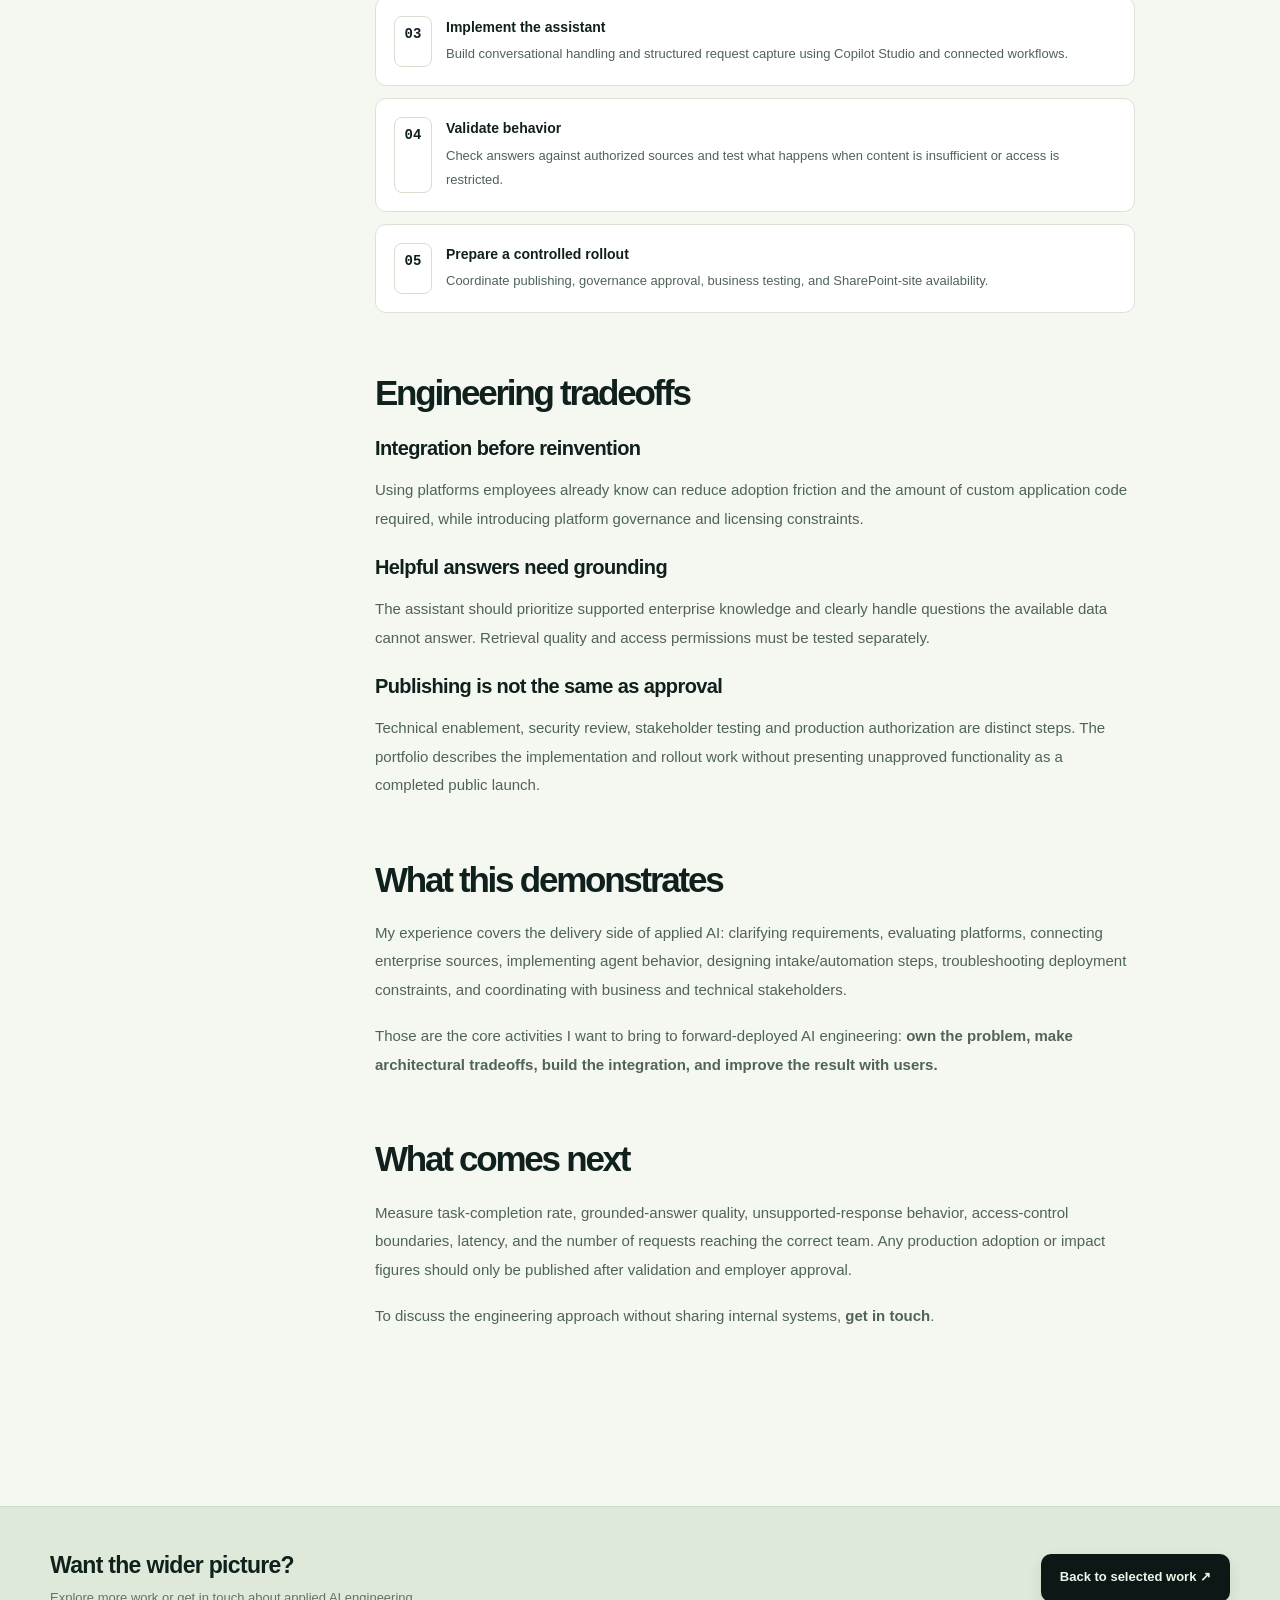
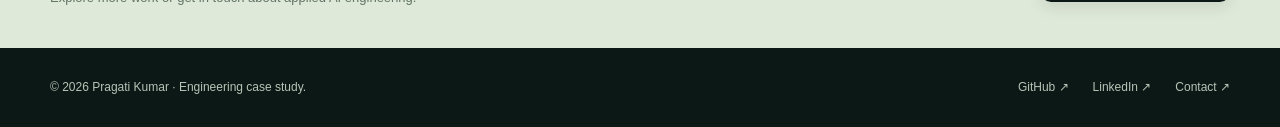
<file: case-studies/enterprise-ai.html>
<!doctype html><html lang="en"><head><meta charset="utf-8"><meta name="viewport" content="width=device-width,initial-scale=1"><meta name="theme-color" content="#f5f7f1"><meta name="description" content="A public-safe enterprise delivery case study covering Copilot Studio, SharePoint, knowledge access, structured intake, governance and rollout validation."><title>Bringing AI into workflows people already use. — Pragati Kumar</title><link rel="icon" type="image/svg+xml" href="../assets/favicon.svg"><link rel="stylesheet" href="../assets/styles.css"><script defer src="../assets/site.js"></script></head><body>
<a class="skip-link" href="#main">Skip to content</a><div class="top-rule" data-progress aria-hidden="true"></div>
<header class="site-header"><nav class="nav container" aria-label="Main navigation"><a class="brand" href="../index.html" aria-label="Pragati Kumar homepage"><span class="brand-mark">pk.</span><span><span class="brand-name">Pragati Kumar</span><span class="brand-role">Software Engineer · Applied AI</span></span></a><div class="nav-links" data-nav-links id="main-nav"><a href="../index.html#work">Work</a><a href="../index.html#case-studies">Case studies</a><a href="../index.html#experience">Experience</a><a href="../index.html#about">About</a><a href="../index.html#contact">Contact</a></div><a class="nav-cta" href="../assets/Pragati_Kumar_Resume.pdf" download>Resume ↗</a><button class="mobile-menu-toggle" data-menu-toggle aria-label="Open navigation" aria-controls="main-nav" aria-expanded="false"><span class="burger" aria-hidden="true"></span></button></nav></header>
<main id="main"><section class="article-hero"><div class="container"><a class="back-link" href="../index.html#case-studies">← All work</a><div class="eyebrow"><span class="dot"></span>Case study 02 / Enterprise delivery</div><h1>Bringing AI into workflows people already use.</h1><p>Enterprise AI is not just model integration. It is the work of connecting real information sources, handling access and governance constraints, and fitting into the systems employees already use.</p><div class="article-meta"><span>Enterprise implementation</span><span>Copilot Studio · SharePoint · Power Automate</span><span>Rollout / validation</span></div></div></section><div class="container article-layout"><aside class="article-aside" aria-label="On this page"><div class="aside-label">In this case study</div><a href="#challenge">The problem</a><a href="#role">My contribution</a><a href="#tradeoffs">Engineering tradeoffs</a><a href="#outcomes">What this demonstrates</a><a href="#next">Next validation steps</a></aside><article class="article-body"><section id="challenge"><h2>The problem</h2><p>Employees often need information scattered across knowledge pages, documents and existing tools. Some questions can be answered from trusted content; others should become structured requests routed to the appropriate support channel.</p><p>A useful AI assistant must handle both paths without inventing answers or creating new work for the teams it is supposed to help.</p><div class="article-callout">Successful deployment begins with the employee workflow — not with the model.</div></section><section id="role"><h2>From stakeholder need to implementation</h2><p>In my software engineering and applied AI work at the Connecticut Department of Transportation, I have developed Copilot Studio agent solutions and supporting automation for enterprise knowledge and IT intake scenarios.</p><p>The public summary here deliberately omits internal links, documents, user data, credentials, private architecture, and organization-specific routing rules.</p><div class="process-steps"><div class="process-step"><span class="badge-num">01</span><div><strong>Discover the job to be done</strong><p>Understand the employee question, the source of truth, and when a human or support team is needed.</p></div></div><div class="process-step"><span class="badge-num">02</span><div><strong>Choose the integration approach</strong><p>Assess native SharePoint knowledge and existing data/automation systems against custom-code options.</p></div></div><div class="process-step"><span class="badge-num">03</span><div><strong>Implement the assistant</strong><p>Build conversational handling and structured request capture using Copilot Studio and connected workflows.</p></div></div><div class="process-step"><span class="badge-num">04</span><div><strong>Validate behavior</strong><p>Check answers against authorized sources and test what happens when content is insufficient or access is restricted.</p></div></div><div class="process-step"><span class="badge-num">05</span><div><strong>Prepare a controlled rollout</strong><p>Coordinate publishing, governance approval, business testing, and SharePoint-site availability.</p></div></div></div></section><section id="tradeoffs"><h2>Engineering tradeoffs</h2><h3>Integration before reinvention</h3><p>Using platforms employees already know can reduce adoption friction and the amount of custom application code required, while introducing platform governance and licensing constraints.</p><h3>Helpful answers need grounding</h3><p>The assistant should prioritize supported enterprise knowledge and clearly handle questions the available data cannot answer. Retrieval quality and access permissions must be tested separately.</p><h3>Publishing is not the same as approval</h3><p>Technical enablement, security review, stakeholder testing and production authorization are distinct steps. The portfolio describes the implementation and rollout work without presenting unapproved functionality as a completed public launch.</p></section><section id="outcomes"><h2>What this demonstrates</h2><p>My experience covers the delivery side of applied AI: clarifying requirements, evaluating platforms, connecting enterprise sources, implementing agent behavior, designing intake/automation steps, troubleshooting deployment constraints, and coordinating with business and technical stakeholders.</p><p>Those are the core activities I want to bring to forward-deployed AI engineering: <strong>own the problem, make architectural tradeoffs, build the integration, and improve the result with users.</strong></p></section><section id="next"><h2>What comes next</h2><p>Measure task-completion rate, grounded-answer quality, unsupported-response behavior, access-control boundaries, latency, and the number of requests reaching the correct team. Any production adoption or impact figures should only be published after validation and employer approval.</p><p>To discuss the engineering approach without sharing internal systems, <a href="../index.html#contact"><strong>get in touch</strong></a>.</p></section></article></div><div class="return-bar"><div class="container"><div><h3>Want the wider picture?</h3><p>Explore more work or get in touch about applied AI engineering.</p></div><a class="btn primary" href="../index.html#work">Back to selected work ↗</a></div></div></main>
<footer class="footer"><div class="container footer-inner"><p>© <span data-year>2026</span> Pragati Kumar · Engineering case study.</p><div class="footer-links"><a href="https://github.com/pragati1698" target="_blank" rel="noopener noreferrer">GitHub ↗</a><a href="https://www.linkedin.com/in/pragatikr" target="_blank" rel="noopener noreferrer">LinkedIn ↗</a><a href="../index.html#contact">Contact ↗</a></div></div></footer></body></html>
</file>
<file: assets/styles.css>
:root{
  --ink:#10201d;--ink-soft:#43524d;--muted:#6a7872;--border:#d8dfd9;
  --paper:#f5f7f1;--paper-2:#ebefe7;--white:#fff;--deep:#0c1816;
  --lime:#c7f674;--lime-dark:#a6da54;--sky:#c3ddff;--radius:22px;
  --container:1180px;
}
*{box-sizing:border-box}
html{scroll-behavior:smooth;scroll-padding-top:92px}
body{margin:0;background:var(--paper);color:var(--ink);font:16px/1.6 -apple-system,BlinkMacSystemFont,"Segoe UI",Arial,sans-serif;-webkit-font-smoothing:antialiased}
a{color:inherit;text-decoration:none}
button{font:inherit}
img,svg{max-width:100%}
::selection{background:var(--lime);color:var(--deep)}
.skip-link{position:absolute;left:16px;top:-80px;background:var(--lime);padding:12px 18px;z-index:1100;border-radius:8px}
.skip-link:focus{top:12px}
:focus-visible{outline:3px solid #357b72;outline-offset:4px}
.container{max-width:var(--container);width:calc(100% - 72px);margin:auto}
.top-rule{height:4px;background:var(--lime);position:fixed;z-index:1001;left:0;top:0;width:0;transition:width .08s linear}
.site-header{position:sticky;top:0;z-index:1000;background:rgba(245,247,241,.93);backdrop-filter:blur(16px);border-bottom:1px solid rgba(18,42,36,.12)}
.nav{height:76px;display:flex;align-items:center;justify-content:space-between;gap:28px}
.brand{display:flex;align-items:center;gap:12px;flex-shrink:0}
.brand-mark{width:43px;height:43px;display:grid;place-items:center;background:var(--deep);color:var(--lime);border-radius:12px;font-weight:800;letter-spacing:-.06em;font-size:20px}
.brand-name{display:block;font-size:13px;font-weight:790;line-height:1.2;letter-spacing:-.03em}
.brand-role{display:block;font-size:11px;color:var(--muted);line-height:1.5}
.nav-links{display:flex;align-items:center;gap:30px}
.nav-links a{font-size:13px;font-weight:650;transition:color .2s}
.nav-links a:hover{color:#398e66}
.nav-cta{border:1px solid #98aaa2;padding:9px 14px;border-radius:8px;display:inline-flex;gap:10px;align-items:center;font-size:12px;font-weight:730;white-space:nowrap}
.nav-cta:hover{background:var(--deep);color:var(--lime);border-color:var(--deep)}
.mobile-menu-toggle{display:none;width:44px;height:44px;border:1px solid var(--border);border-radius:10px;background:transparent;align-items:center;justify-content:center;cursor:pointer}
.mobile-menu-toggle .burger{display:block;width:19px;height:2px;background:var(--ink);position:relative}
.mobile-menu-toggle .burger:before,.mobile-menu-toggle .burger:after{content:"";position:absolute;left:0;width:19px;height:2px;background:var(--ink)}
.mobile-menu-toggle .burger:before{top:-6px}.mobile-menu-toggle .burger:after{top:6px}
.hero{padding:94px 0 98px;overflow:hidden;position:relative}
.hero:before{content:"";position:absolute;right:-240px;top:-200px;width:800px;height:800px;border-radius:50%;background:radial-gradient(circle,rgba(199,246,116,.19),transparent 64%);pointer-events:none}
.hero-grid{display:grid;grid-template-columns:1.11fr .89fr;gap:70px;align-items:center;position:relative}
.eyebrow{display:flex;gap:11px;align-items:center;text-transform:uppercase;letter-spacing:.155em;color:#3b5444;font-size:11px;font-weight:800}
.eyebrow .dot{display:inline-block;width:9px;height:9px;border-radius:50%;background:#70a953;box-shadow:0 0 0 4px rgba(113,169,87,.13)}
h1,.display-h2,h2,h3,p{margin-top:0}
h1{font-weight:790;letter-spacing:-.075em;font-size:clamp(55px,6.35vw,96px);line-height:.99;margin:27px 0 24px;max-width:790px}
.hero h1 .serif{font-family:Georgia,"Times New Roman",serif;font-weight:400;font-style:italic;letter-spacing:-.087em;color:#53865c}
.hero-description{max-width:580px;font-size:18px;line-height:1.85;color:var(--ink-soft);margin-bottom:34px}
.btn-row{display:flex;gap:12px;flex-wrap:wrap}
.btn{display:inline-flex;align-items:center;justify-content:center;gap:13px;min-height:48px;padding:12px 19px;font-size:13px;font-weight:760;border-radius:10px;transition:transform .2s,box-shadow .2s,background .2s}
.btn:hover{transform:translateY(-2px)}
.btn.primary{background:var(--deep);color:#eaf7e8;box-shadow:0 6px 15px rgba(0,0,0,.09)}
.btn.primary:hover{background:#1b342e}
.btn.secondary{border:1px solid #acb9b0;background:rgba(255,255,255,.6)}
.btn.light{background:var(--lime);color:var(--deep)}
.btn.outline-light{border:1px solid rgba(255,255,255,.35);color:#eaf1ec}
.arrow{font-size:19px;font-weight:400;line-height:1}
.hero-footnote{display:flex;align-items:center;gap:12px;margin-top:42px;color:var(--muted);font-size:12px}
.hero-footnote .line{display:block;width:35px;height:1px;background:#9daf9f}
.hero-visual{min-height:500px;position:relative;display:flex;align-items:center;justify-content:center}
.stack-window{width:100%;max-width:500px;background:var(--deep);color:#d7ebe4;border-radius:25px;box-shadow:0 34px 85px rgba(20,44,35,.21);overflow:hidden;transform:rotate(2deg);position:relative;isolation:isolate}
.stack-window:after{content:"";pointer-events:none;position:absolute;inset:0;border:1px solid rgba(255,255,255,.12);border-radius:inherit}
.window-top{height:57px;border-bottom:1px solid rgba(229,241,226,.12);display:flex;align-items:center;justify-content:space-between;padding:0 23px}
.window-dots{display:flex;gap:7px}.window-dots span{display:block;width:8px;height:8px;border-radius:50%;background:#6b8078}.window-dots span:first-child{background:#e58e7e}.window-dots span:nth-child(2){background:#e5c775}.window-dots span:nth-child(3){background:#a7d29b}
.window-title{color:#9bb1a7;font-size:11px;font-weight:670;letter-spacing:.05em}
.window-body{padding:28px 28px 32px}
.mono,code,pre{font-family:ui-monospace,SFMono-Regular,Menlo,Consolas,monospace}
.window-kicker{display:flex;align-items:center;justify-content:space-between;text-transform:uppercase;font-size:10px;letter-spacing:.14em;color:#a6b6ab;margin-bottom:24px;font-weight:750}
.live-dot{width:7px;height:7px;border-radius:100%;background:#c7f674;display:inline-block;margin-right:5px;box-shadow:0 0 14px #c7f674}
.diagram-chain{display:grid;gap:11px}
.node{display:flex;align-items:center;justify-content:space-between;padding:14px 16px;border:1px solid rgba(207,245,218,.18);background:rgba(245,255,246,.045);border-radius:12px}
.node-highlight{background:rgba(199,246,116,.11);border-color:rgba(199,246,116,.5)}
.node-head{display:flex;gap:12px;align-items:center}.node-num{font-size:11px;color:#91a89f;min-width:19px}.node strong{font-size:13px;color:#edf6eb}.node small{display:block;color:#90aa9b;font-size:11px}.node-pill{color:var(--lime);font-size:10px;border:1px solid rgba(199,246,116,.45);border-radius:30px;padding:3px 7px}
.node-pill.muted{color:#aebfb6;border-color:rgba(210,222,211,.24)}
.chain-stem{height:10px;width:1px;background:#5b8372;margin-left:26px;position:relative}.chain-stem:after{content:"";height:5px;width:5px;border-bottom:1px solid #5b8372;border-right:1px solid #5b8372;transform:rotate(45deg);position:absolute;bottom:0;left:-2px}
.terminal-line{border-top:1px solid rgba(255,255,255,.1);padding-top:16px;margin-top:20px;display:flex;justify-content:space-between;font-size:11px;gap:10px;color:#99b4a5}
.terminal-line strong{color:var(--lime);font-weight:700}
.floating-label{position:absolute;z-index:2;padding:14px 17px;background:#fff;border:1px solid #e2e7dd;border-radius:13px;box-shadow:0 14px 42px rgba(20,40,20,.11);font-size:12px;font-weight:800;transform:rotate(-5deg)}
.floating-label.one{top:7%;right:-20px}.floating-label.two{bottom:8%;left:-30px;transform:rotate(4deg)}
.floating-label span{color:#649b58;font-size:10px;display:block;letter-spacing:.05em;text-transform:uppercase;margin-bottom:3px}
.ticker{border-top:1px solid var(--border);border-bottom:1px solid var(--border);background:#eaf0e5}
.ticker-inner{min-height:68px;display:flex;align-items:center;justify-content:space-between;gap:22px;flex-wrap:wrap;font-size:11px;font-weight:780;color:#627769;letter-spacing:.125em;text-transform:uppercase}
.ticker-inner span{display:flex;gap:11px;align-items:center}.ticker-inner b{font-size:17px;color:#9baea0;font-weight:300}
.section{padding:113px 0}.section-sm{padding:75px 0}
.section-heading{display:flex;justify-content:space-between;align-items:end;gap:45px;margin-bottom:45px}
.section-kicker{display:flex;align-items:center;gap:12px;text-transform:uppercase;letter-spacing:.145em;font-weight:820;color:#5b7966;font-size:11px;margin-bottom:15px}
.section-kicker:before{content:"";width:21px;height:1px;background:#719776;display:inline-block}
h2{font-size:clamp(39px,4.4vw,64px);line-height:1.07;letter-spacing:-.064em;font-weight:760;margin-bottom:0}
.section-heading p{color:#667870;max-width:350px;line-height:1.8;font-size:14px;margin-bottom:4px}
.projects{display:grid;grid-template-columns:1fr 1fr;gap:22px}
.project-card{min-width:0;background:var(--white);border:1px solid #dbe3da;border-radius:23px;overflow:hidden;display:flex;flex-direction:column;transition:transform .25s,box-shadow .25s}
.project-card:hover{transform:translateY(-5px);box-shadow:0 20px 45px rgba(39,67,51,.10)}
.project-art{min-height:292px;padding:30px;position:relative;overflow:hidden}
.project-art.agents{background:linear-gradient(138deg,#143b36,#0d1c1b 67%)}
.project-art.enterprise{background:linear-gradient(138deg,#d7e6c6,#b8d5c1 70%)}
.project-art .art-label{font-size:11px;font-weight:780;letter-spacing:.12em;text-transform:uppercase}
.project-art.agents .art-label{color:#a4c4b0}.project-art.enterprise .art-label{color:#37634e}
.mini-workflow{display:flex;align-items:center;gap:8px;position:absolute;bottom:38px;left:26px;right:26px}
.mini-step{font-size:11px;color:#eff8ee;border:1px solid rgba(255,255,255,.19);border-radius:10px;background:rgba(255,255,255,.075);padding:17px 10px;flex:1;text-align:center;box-shadow:0 12px 19px rgba(0,0,0,.05)}
.mini-step.current{background:var(--lime);border-color:var(--lime);color:#173020;font-weight:800}
.mini-arrow{font-size:18px;color:#729887}
.enterprise-art{position:absolute;bottom:26px;left:27px;right:27px;display:grid;grid-template-columns:1fr 48px 1fr;align-items:center;gap:6px}
.enterprise-col{display:grid;gap:10px}.enterprise-item{padding:12px 14px;border:1px solid rgba(41,87,65,.21);background:rgba(255,255,255,.64);border-radius:10px;color:#294c3d;font-size:12px;font-weight:760;display:flex;align-items:center;gap:10px}
.enterprise-item span{font-size:17px}.enterprise-center{border-radius:15px;background:#203c31;color:var(--lime);display:grid;place-items:center;height:48px;font-weight:800;font-size:23px;box-shadow:0 10px 23px rgba(28,62,48,.17)}
.project-content{padding:27px 29px 29px;flex:1;display:flex;flex-direction:column}
.project-meta{display:flex;justify-content:space-between;align-items:center;gap:14px;margin-bottom:12px}
.project-index{font-size:11px;font-weight:800;color:#719277;letter-spacing:.09em;text-transform:uppercase}
.project-state{font-size:10px;font-weight:800;color:#497657;border-radius:30px;background:#e8f4e3;padding:5px 10px;white-space:nowrap}
.project-state.prototype{color:#695934;background:#f4ebd5}
.project-content h3{font-size:30px;letter-spacing:-.05em;line-height:1.15;margin-bottom:15px}
.project-content p{color:#62716b;font-size:14px;line-height:1.83;margin-bottom:18px}
.tag-list{display:flex;gap:8px;flex-wrap:wrap;margin-bottom:27px}.tag{font-size:11px;font-weight:690;color:#4e6357;background:#eff3ec;padding:5px 10px;border-radius:6px}
.card-link{display:inline-flex;align-items:center;gap:10px;font-size:13px;font-weight:800;margin-top:auto;padding-top:4px}
.card-link .arrow{transition:transform .2s}.card-link:hover .arrow{transform:translateX(4px)}
.impact-section{background:var(--deep);color:#ecf4ec;overflow:hidden;position:relative}
.impact-section:before{content:"";position:absolute;right:-60px;top:-170px;width:500px;height:500px;border:1px solid rgba(199,246,116,.12);border-radius:50%;box-shadow:0 0 0 80px rgba(199,246,116,.022),0 0 0 160px rgba(199,246,116,.014)}
.impact-top{display:flex;justify-content:space-between;gap:36px;align-items:flex-end;position:relative}
.impact-top h2{max-width:760px;color:#fff}.impact-top p{max-width:325px;color:#9fb2a6;font-size:14px;line-height:1.8}
.impact-grid{display:grid;grid-template-columns:repeat(3,1fr);margin-top:60px;border-top:1px solid #29443b}
.impact-stat{padding:29px 28px 4px 0;border-right:1px solid #29443b}.impact-stat:not(:first-child){padding-left:29px}.impact-stat:last-child{border:0}
.impact-stat strong{display:block;font-size:clamp(42px,5vw,70px);line-height:1.1;letter-spacing:-.06em;color:var(--lime)}
.impact-stat b{font-size:14px;display:block;color:#f5f6ef;margin-top:13px}
.impact-stat span{font-size:12px;color:#a0b0a4;display:block;margin-top:9px;max-width:310px;line-height:1.65}
.cases-grid{display:grid;grid-template-columns:1fr 1fr;gap:20px}
.case-card{display:flex;flex-direction:column;justify-content:space-between;border:1px solid var(--border);border-radius:20px;padding:35px;min-height:355px;background:#eef1e8;position:relative;overflow:hidden;transition:background .2s,transform .2s}
.case-card:nth-child(2){background:#e5ebe6}.case-card:hover{background:#e2eadd;transform:translateY(-4px)}
.case-number{font-size:11px;color:#66806f;font-weight:800;letter-spacing:.12em}
.case-card h3{font-size:31px;line-height:1.2;letter-spacing:-.06em;max-width:410px;margin-bottom:17px}
.case-card p{font-size:14px;color:#597066;line-height:1.75;max-width:390px;margin-bottom:20px}
.case-icon{height:41px;width:41px;border-radius:50%;border:1px solid #a3b2a2;display:grid;place-items:center;font-size:20px}
.experience-list{border-top:1px solid var(--border)}
.experience-item{padding:29px 0;border-bottom:1px solid var(--border);display:grid;grid-template-columns:175px 1fr 320px;gap:24px;align-items:start}
.experience-item .date{font-size:12px;color:#6c7a70;font-weight:800}.experience-item h3{font-size:19px;letter-spacing:-.035em;margin:0 0 4px}.experience-item .org{font-size:13px;color:#66796c}.experience-item p{font-size:13px;color:#66786e;line-height:1.7;margin-bottom:0}
.about-grid{display:grid;grid-template-columns:1fr 1fr;gap:70px;align-items:start}
.about-copy{font-size:20px;line-height:1.8;letter-spacing:-.02em;color:#384c41}.about-copy p{margin-bottom:22px}
.about-facts{display:grid;gap:12px}.fact{display:grid;grid-template-columns:110px 1fr;gap:14px;padding:17px 0;border-bottom:1px solid var(--border)}.fact span{font-size:11px;text-transform:uppercase;letter-spacing:.1em;color:#73847b;font-weight:800}.fact strong{font-size:13px;font-weight:650;color:#2d4538;line-height:1.6}
.contact{background:#d8edcc;padding:96px 0 76px;position:relative;overflow:hidden}.contact:before{content:"✳";font-size:470px;line-height:1;position:absolute;right:-56px;top:-130px;color:rgba(65,118,70,.1)}
.contact h2{font-size:clamp(50px,7vw,99px);max-width:950px;letter-spacing:-.077em;position:relative}
.contact p{font-size:17px;color:#435c47;max-width:550px;margin:25px 0 30px;position:relative}
.contact-actions{display:flex;gap:12px;flex-wrap:wrap;position:relative}
.footer{background:var(--deep);color:#b4c5b6;padding:30px 0}.footer-inner{display:flex;align-items:center;justify-content:space-between;gap:30px}.footer p{font-size:12px;margin:0}.footer-links{display:flex;gap:24px;font-size:12px}.footer-links a:hover{color:var(--lime)}
/* case study pages */
.article-hero{padding:90px 0 74px;background:#e8efe4;border-bottom:1px solid var(--border)}
.back-link{display:inline-flex;align-items:center;gap:10px;color:#537360;text-transform:uppercase;letter-spacing:.1em;font-size:11px;font-weight:800;margin-bottom:36px}
.article-hero h1{max-width:960px;font-size:clamp(48px,6vw,86px);margin:20px 0 27px}
.article-hero p{max-width:780px;font-size:19px;color:#566b5b;line-height:1.8}
.article-meta{display:flex;gap:18px;flex-wrap:wrap;margin-top:32px}.article-meta span{font-size:11px;font-weight:750;letter-spacing:.05em;text-transform:uppercase;border:1px solid #abc1ae;border-radius:60px;padding:9px 13px}
.article-layout{display:grid;grid-template-columns:245px 1fr;gap:80px;padding:74px 0 115px}
.article-aside{position:sticky;top:108px;align-self:start}.article-aside .aside-label{font-size:10px;font-weight:800;color:#798879;letter-spacing:.15em;text-transform:uppercase;margin-bottom:16px}
.article-aside a{display:block;padding:8px 0;font-size:13px;font-weight:710;color:#617868}.article-aside a:hover{color:#1e6149}
.article-body{max-width:760px}.article-body h2{font-size:35px;margin:0 0 19px;line-height:1.15}.article-body h3{font-size:20px;letter-spacing:-.03em;margin-bottom:12px}.article-body p{font-size:15px;line-height:1.9;color:#4f6357;margin-bottom:18px}
.article-body section{margin-bottom:60px}.article-body ul{padding-left:19px;color:#4f6357;line-height:1.85;font-size:15px}.article-body li{margin-bottom:8px}
.article-callout{background:#dceccf;border-left:4px solid #83ad61;padding:24px 29px;margin:35px 0;border-radius:0 12px 12px 0;font-size:20px;font-family:Georgia,serif;line-height:1.5;color:#234a38}
.code-panel{padding:26px;background:#13231e;border-radius:14px;color:#d5e8d9;margin:28px 0;overflow-x:auto}.code-panel pre{white-space:pre;font-size:12px;line-height:2;margin:0}
.process-steps{display:grid;gap:12px}.process-step{display:grid;grid-template-columns:38px 1fr;gap:14px;padding:18px;border:1px solid #dce3d6;border-radius:11px;background:#fff}.process-step .badge-num{font:700 14px/35px ui-monospace,monospace;text-align:center;border:1px solid #d7decf;border-radius:8px}.process-step strong{display:block;margin-bottom:4px;font-size:14px}.process-step p{margin:0;font-size:13px}
.return-bar{background:#dfe9d9;border-top:1px solid #cfddc8;padding:40px 0}.return-bar .container{display:flex;align-items:center;justify-content:space-between;gap:22px}.return-bar h3{font-size:23px;letter-spacing:-.03em;margin-bottom:4px}.return-bar p{font-size:13px;color:#617467;margin:0}
/* motion */
html.js .reveal{opacity:0;transform:translateY(18px);transition:opacity .6s ease, transform .6s ease}html.js .reveal.visible{opacity:1;transform:none}
@media(max-width:1050px){.hero-grid{gap:30px}.floating-label.one{right:-7px}.floating-label.two{left:-7px}.experience-item{grid-template-columns:130px 1fr 270px}}
@media(max-width:820px){.container{width:calc(100% - 40px)}.mobile-menu-toggle{display:flex}.nav-cta{display:none}.nav-links{display:none;position:absolute;left:0;right:0;top:76px;background:var(--paper);padding:20px;border-bottom:1px solid var(--border);flex-direction:column;align-items:stretch;gap:4px;box-shadow:0 20px 22px rgba(0,0,0,.08)}.nav-links.open{display:flex}.nav-links a{padding:11px 0;font-size:15px}.hero{padding:65px 0 80px}.hero-grid{grid-template-columns:1fr}.hero h1{max-width:740px}.hero-visual{max-width:610px;width:100%;margin:0 auto;min-height:440px}.stack-window{max-width:500px}.floating-label.one{right:0}.floating-label.two{left:0}.section{padding:80px 0}.section-heading{flex-direction:column;align-items:start;gap:15px}.section-heading p{max-width:620px}.projects{grid-template-columns:1fr}.project-art{min-height:300px}.impact-grid{grid-template-columns:1fr 1fr}.impact-stat:nth-child(2){border:0}.impact-stat:last-child{border-top:1px solid #29443b;margin-top:24px}.about-grid{grid-template-columns:1fr;gap:25px}.experience-item{grid-template-columns:110px 1fr;gap:10px}.experience-item p{grid-column:2}.article-layout{grid-template-columns:1fr;gap:25px}.article-aside{display:none}}
@media(max-width:560px){.container{width:calc(100% - 34px)}.nav{height:68px}.nav-links{top:68px}.brand-mark{width:38px;height:38px}.hero{padding:53px 0 65px}.hero h1{font-size:clamp(50px,12vw,70px)}.hero-description{font-size:15px;line-height:1.8}.hero-footnote{margin-top:24px}.hero-visual{min-height:350px}.stack-window{transform:rotate(0);border-radius:16px;max-width:440px}.window-top{height:40px;padding:0 14px}.window-body{padding:16px}.window-kicker{margin-bottom:12px}.node{padding:10px}.node-head{gap:8px}.node strong{font-size:12px}.node small{font-size:9px}.chain-stem{height:6px}.terminal-line{font-size:9px}.floating-label{display:none}.ticker-inner{padding:14px 0;justify-content:start;column-gap:24px;row-gap:10px;font-size:9px}.ticker-inner b{display:none}.section{padding:67px 0}.section-heading{margin-bottom:29px}h2{font-size:41px}.project-art{min-height:215px;padding:20px}.mini-workflow{left:14px;right:14px;bottom:28px;gap:4px}.mini-step{padding:12px 5px;font-size:9px}.mini-arrow{font-size:11px}.enterprise-art{left:18px;right:18px;bottom:19px;grid-template-columns:1fr 30px 1fr}.enterprise-center{height:30px;font-size:16px;border-radius:8px}.enterprise-item{padding:10px 7px;font-size:10px}.enterprise-item span{font-size:12px}.project-content{padding:22px}.project-content h3{font-size:27px}.impact-top{flex-direction:column;align-items:start;gap:16px}.impact-grid{grid-template-columns:1fr;margin-top:30px}.impact-stat,.impact-stat:not(:first-child){padding:20px 0;border:0;border-bottom:1px solid #29443b}.impact-stat:last-child{margin:0;border:0}.impact-stat strong{font-size:55px}.cases-grid{grid-template-columns:1fr}.case-card{padding:27px;min-height:320px}.experience-item{grid-template-columns:1fr;gap:4px;padding:24px 0}.experience-item p{grid-column:1;margin-top:7px}.fact{grid-template-columns:90px 1fr}.contact{padding:64px 0}.contact h2{font-size:55px}.contact p{font-size:15px}.footer-inner{align-items:start;flex-direction:column;gap:15px}.footer-links{gap:18px}.article-hero{padding:50px 0}.article-hero h1{font-size:50px}.article-hero p{font-size:16px}.article-layout{padding:50px 0}.article-body h2{font-size:29px}.return-bar .container{flex-direction:column;align-items:start}}
@media(prefers-reduced-motion:reduce){html{scroll-behavior:auto}html.js .reveal{opacity:1;transform:none;transition:none}.btn,.project-card,.case-card{transition:none}}

.project-links{display:flex;flex-wrap:wrap;align-items:center;gap:20px;margin-top:auto}.project-links .card-link{margin-top:0}.project-links .card-link.secondary-link{color:#567e5d;font-weight:730}
/* Allow wide technical diagrams to scroll inside the case-study panel on phones. */
.article-body{min-width:0}.article-layout{min-width:0}.code-panel{max-width:100%;min-width:0}
@media(max-width:820px){.article-layout{grid-template-columns:minmax(0,1fr)}}


/* Education and professional development */
.learning-section{background:#eef2e9;border-top:1px solid var(--border);border-bottom:1px solid var(--border)}
.learning-grid{display:grid;grid-template-columns:repeat(2,minmax(0,1fr));gap:18px}
.learning-card{background:#f9faf5;border:1px solid #d5dfd3;border-radius:18px;padding:29px;min-height:226px;display:flex;flex-direction:column}
.learning-top{display:flex;justify-content:space-between;gap:18px;align-items:flex-start;margin-bottom:23px}
.learning-top>span:first-child{font-size:10px;font-weight:820;letter-spacing:.12em;color:#657c68}
.learning-status{font-size:9px;letter-spacing:.08em;font-weight:780;border:1px solid #bdd0b6;border-radius:30px;padding:5px 9px;color:#356048;white-space:nowrap}
.learning-card h3{font-size:23px;letter-spacing:-.055em;margin:0 0 9px;line-height:1.2}
.learning-card p{font-size:13px;line-height:1.8;color:#597063;margin:0 0 18px}
.learning-meta{font-size:11px;font-weight:670;color:#466b52;margin-top:auto}
.learning-note{font-size:11px;color:#63766a;margin:18px 0 0;line-height:1.65}
@media(max-width:820px){.learning-grid{grid-template-columns:1fr 1fr}}
@media(max-width:620px){.learning-grid{grid-template-columns:1fr}.learning-card{padding:24px;min-height:auto}}
</file>
